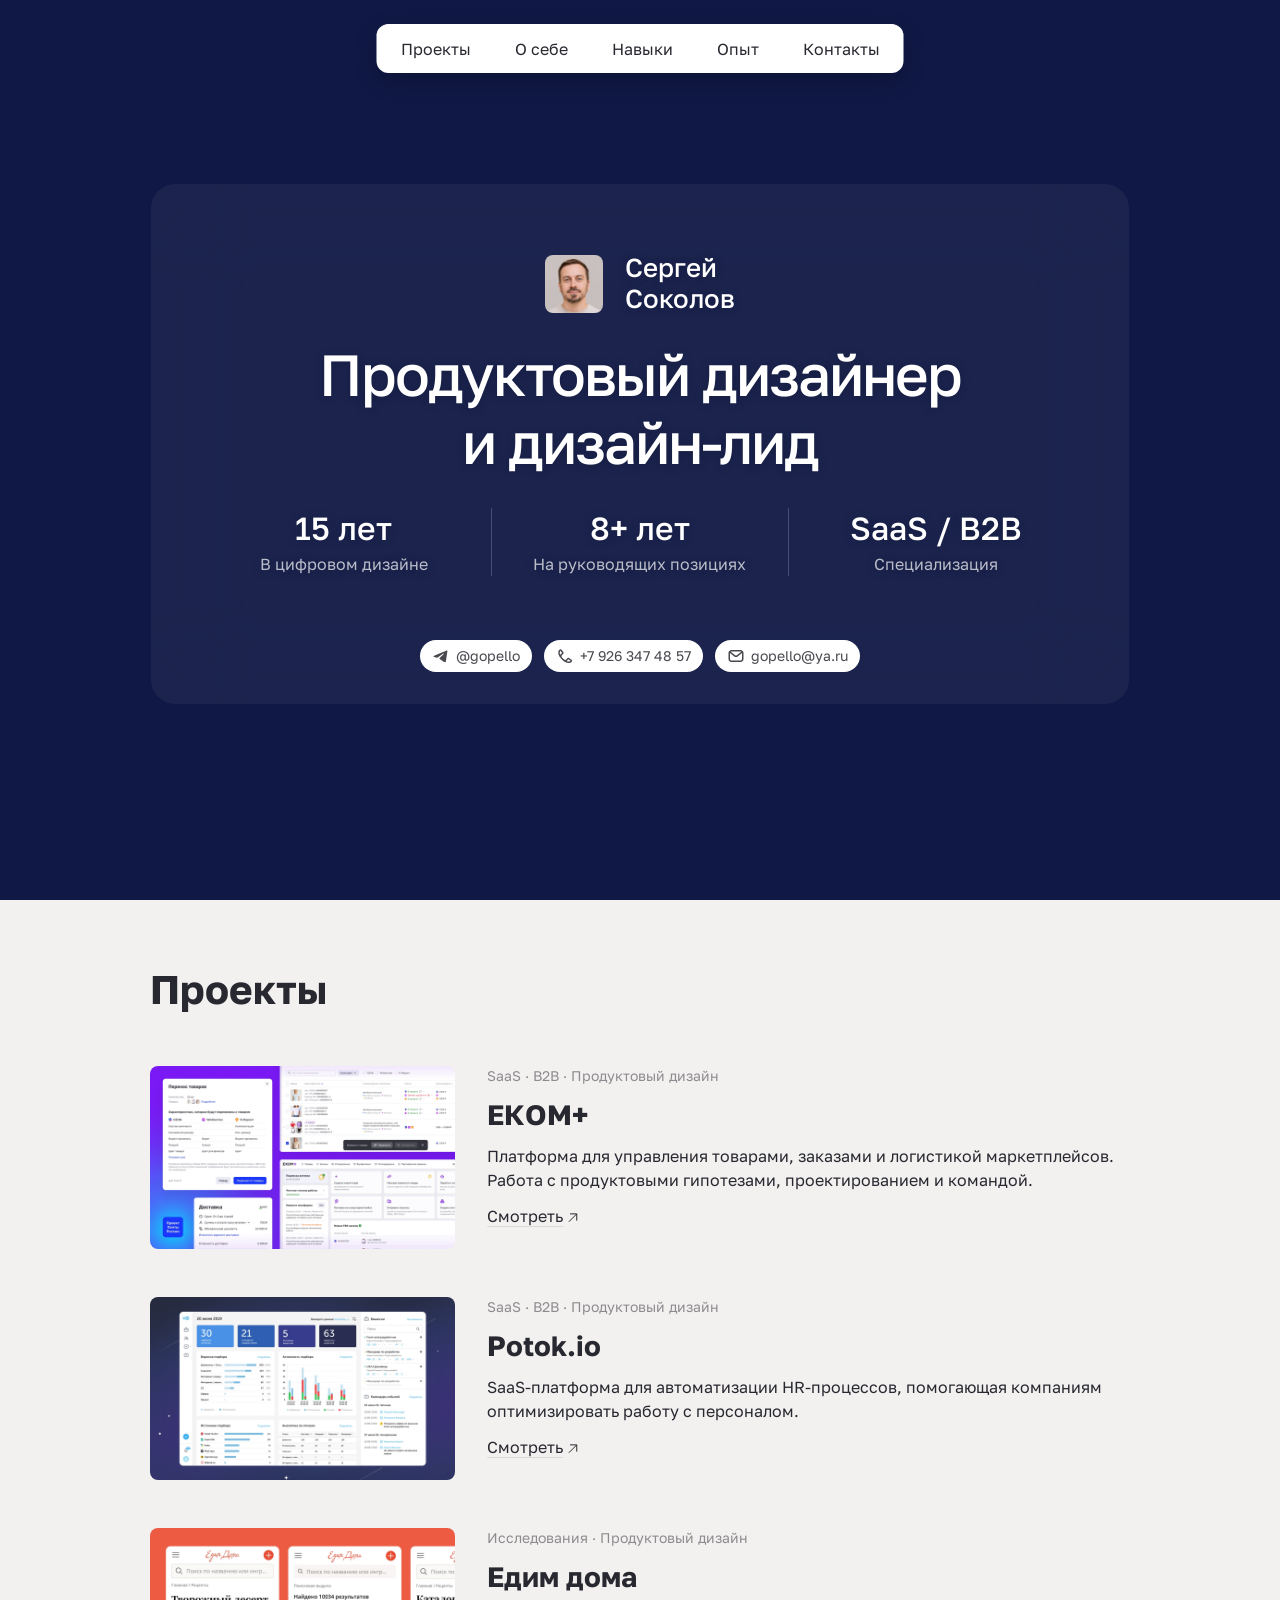
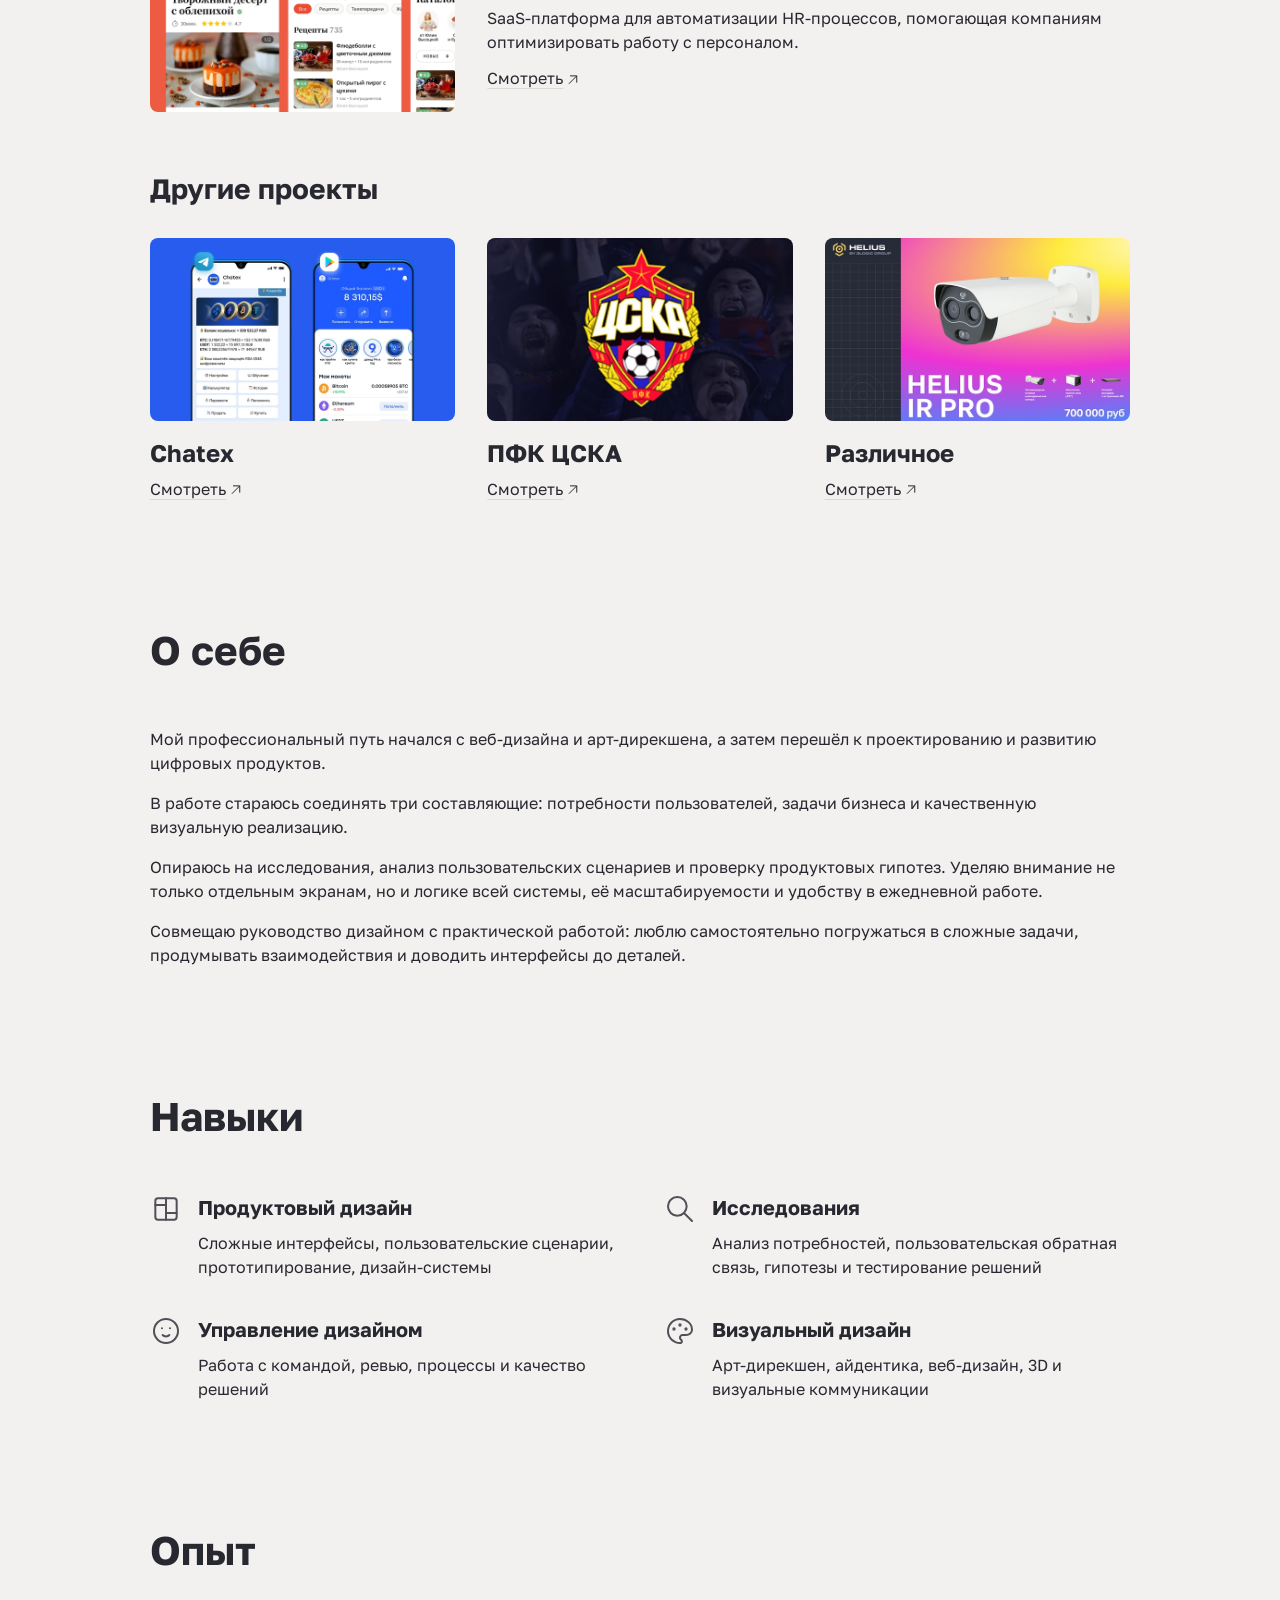
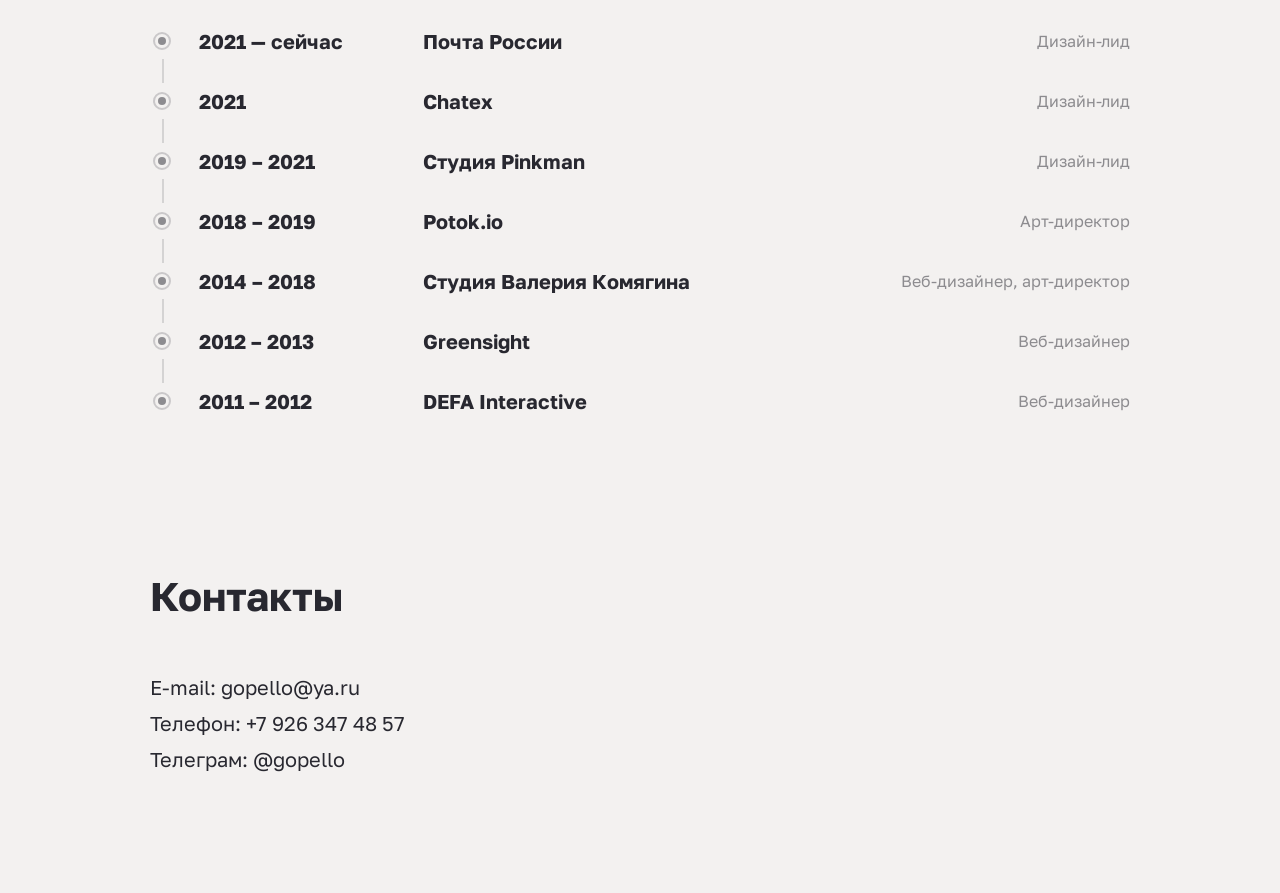
<file: index.html>
<!doctype html>
<html lang="ru">
  <head>
    
    <meta charset="UTF-8" />
    <meta name="viewport" content="width=device-width, initial-scale=1.0" />
    <title>portfolio</title>
    
  <style>#site-preloader{position:fixed;inset:0;z-index:2147483647;background:#f3f1f0;color:#282830;transition:opacity .25s ease;display:grid;align-items:center;pointer-events:auto}.preloader-content{margin:0 clamp(16px,4.45vw,80px);text-align:center;font-family:"Golos Text",Arial,sans-serif}.preloader-percent{font-size:36px;line-height:44px;margin-bottom:24px;font-weight:400}.preloader-track{height:4px;background:#bfbfbe;overflow:hidden}.preloader-fill{height:100%;width:100%;background:#000;transform:scaleX(0);transform-origin:left;transition:transform .18s ease}#site-preloader.is-complete{opacity:0;pointer-events:none}@media(min-width:1025px){.preloader-track{max-width:400px;margin-inline:auto}}@media(prefers-reduced-motion:reduce){#site-preloader,.preloader-fill{transition:none}}</style><noscript><style>#site-preloader{display:none}</style></noscript>  <meta name="description" content="Сергей Соколов — продуктовый дизайнер и дизайн-лид. Проекты, навыки, опыт и контакты.">
  <meta name="robots" content="noindex, nofollow">
  <link rel="icon" href="./favicon.svg?v=orange">
  <meta property="og:title" content="portfolio">
  <meta property="og:description" content="Сергей Соколов — продуктовый дизайнер и дизайн-лид. Проекты, навыки, опыт и контакты.">
  <script type="module" crossorigin src="./assets/index-DskMpOu2.js"></script>
  <link rel="stylesheet" crossorigin href="./assets/index-38SrpNbH.css">
</head>
  <body><div id="site-preloader" role="progressbar" aria-label="Загрузка сайта" aria-valuemin="0" aria-valuemax="100" aria-valuenow="0"><div class="preloader-content"><div class="preloader-percent">0%</div><div class="preloader-track"><div class="preloader-fill"></div></div></div></div><script src="./preloader.js"></script>
    
    <div id="root"></div>
    
  </body>
</html>
</file>
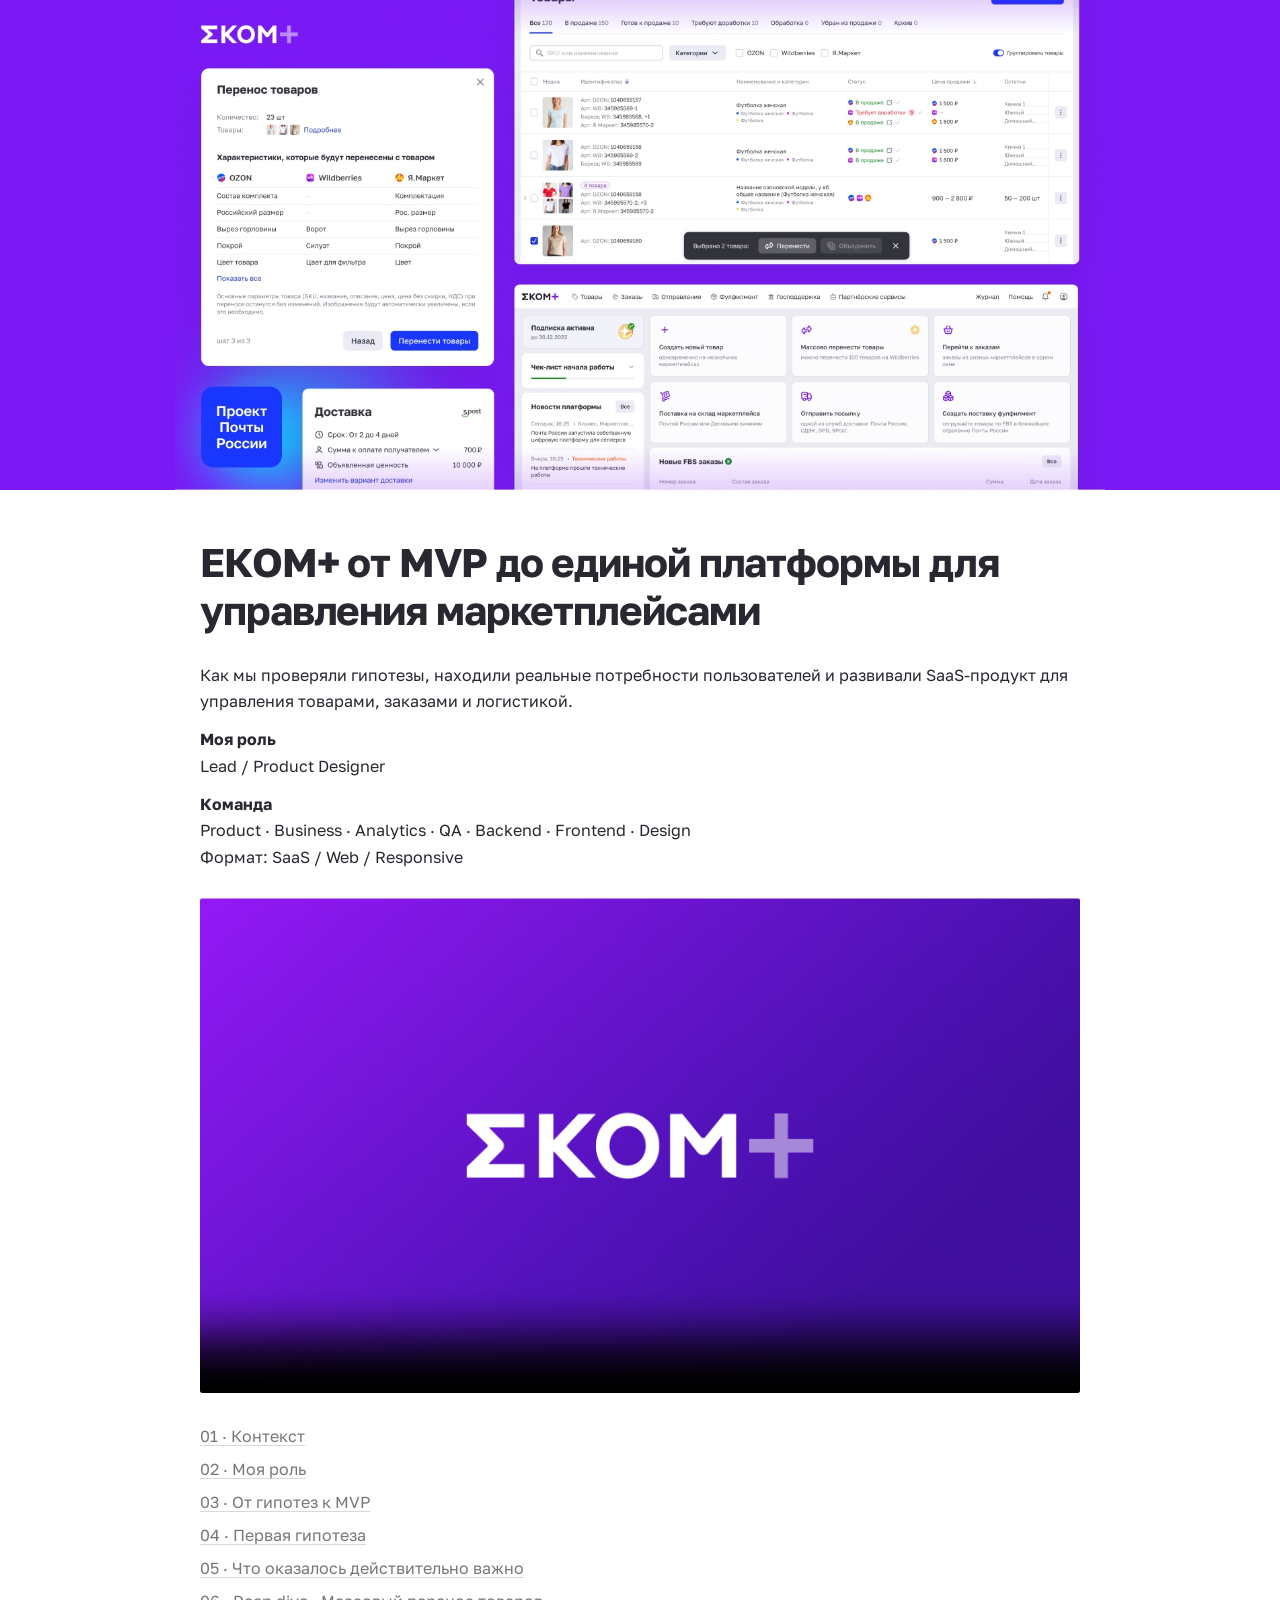
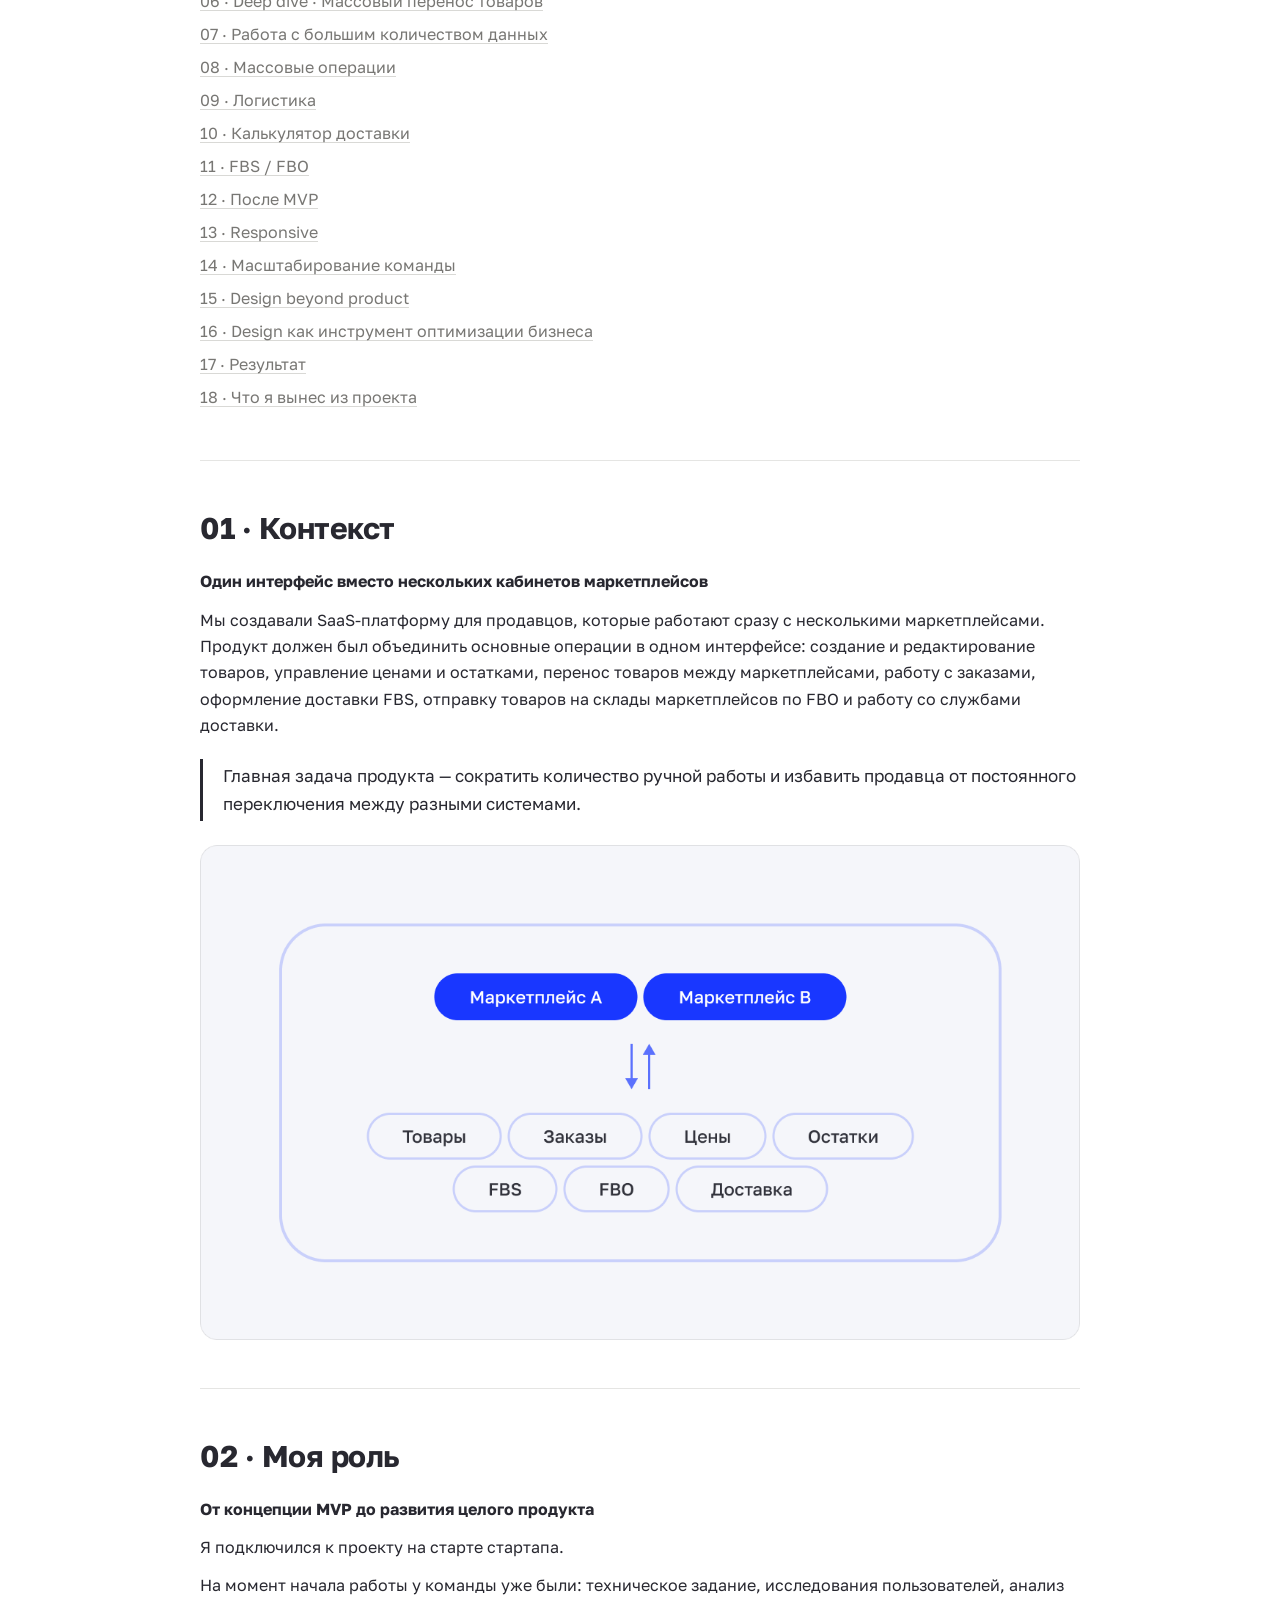
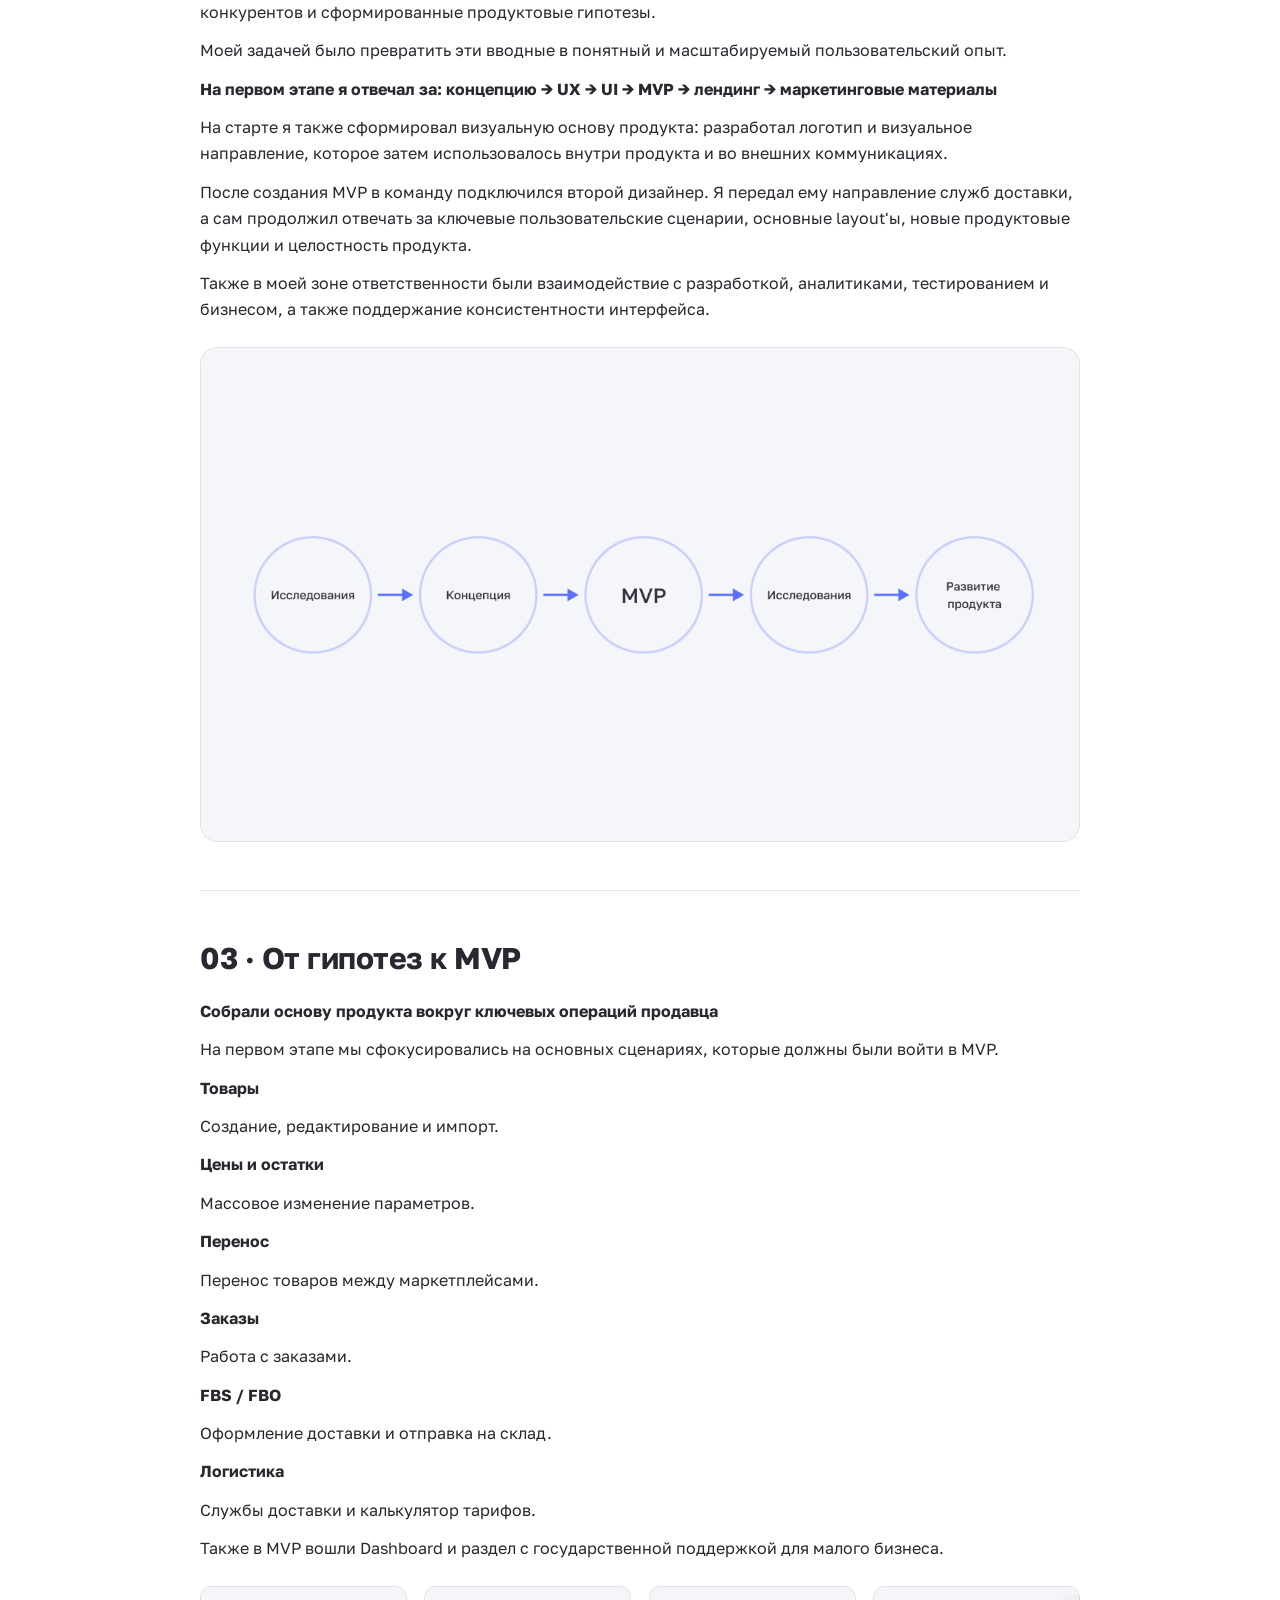
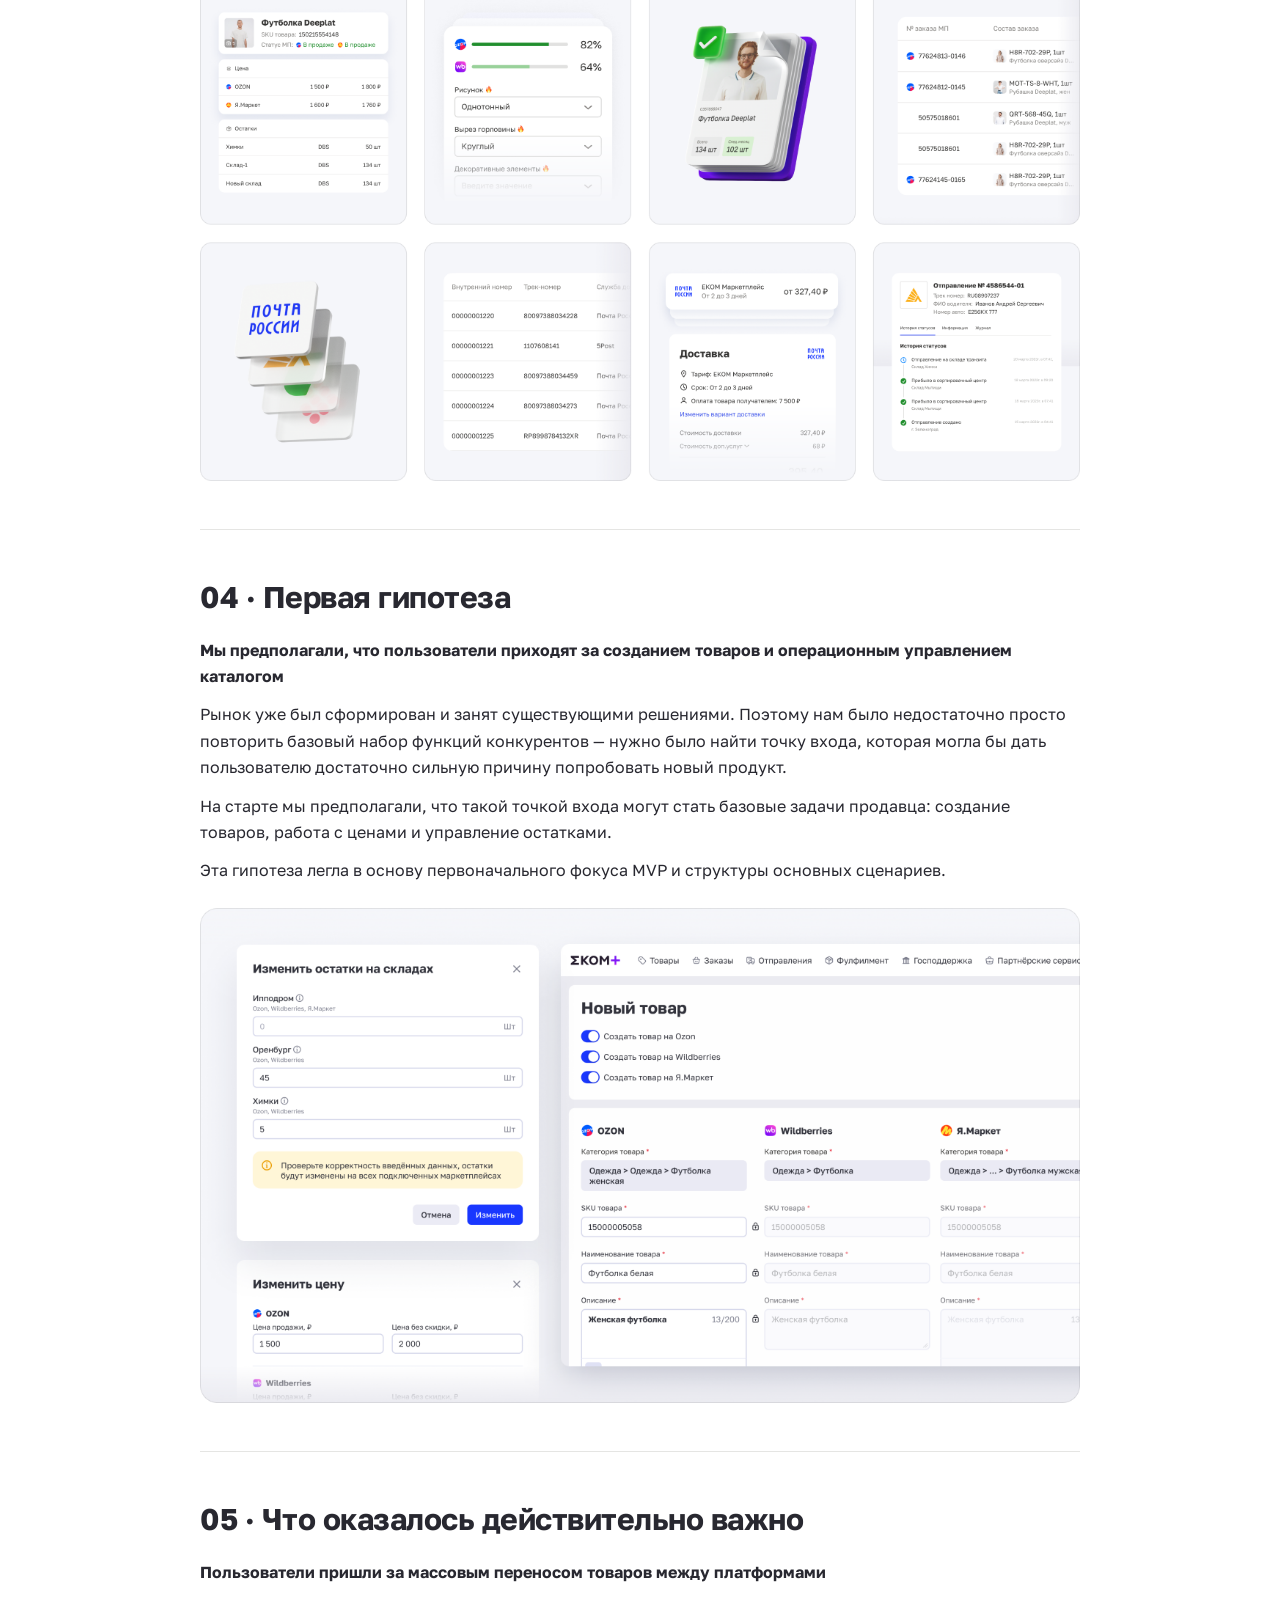
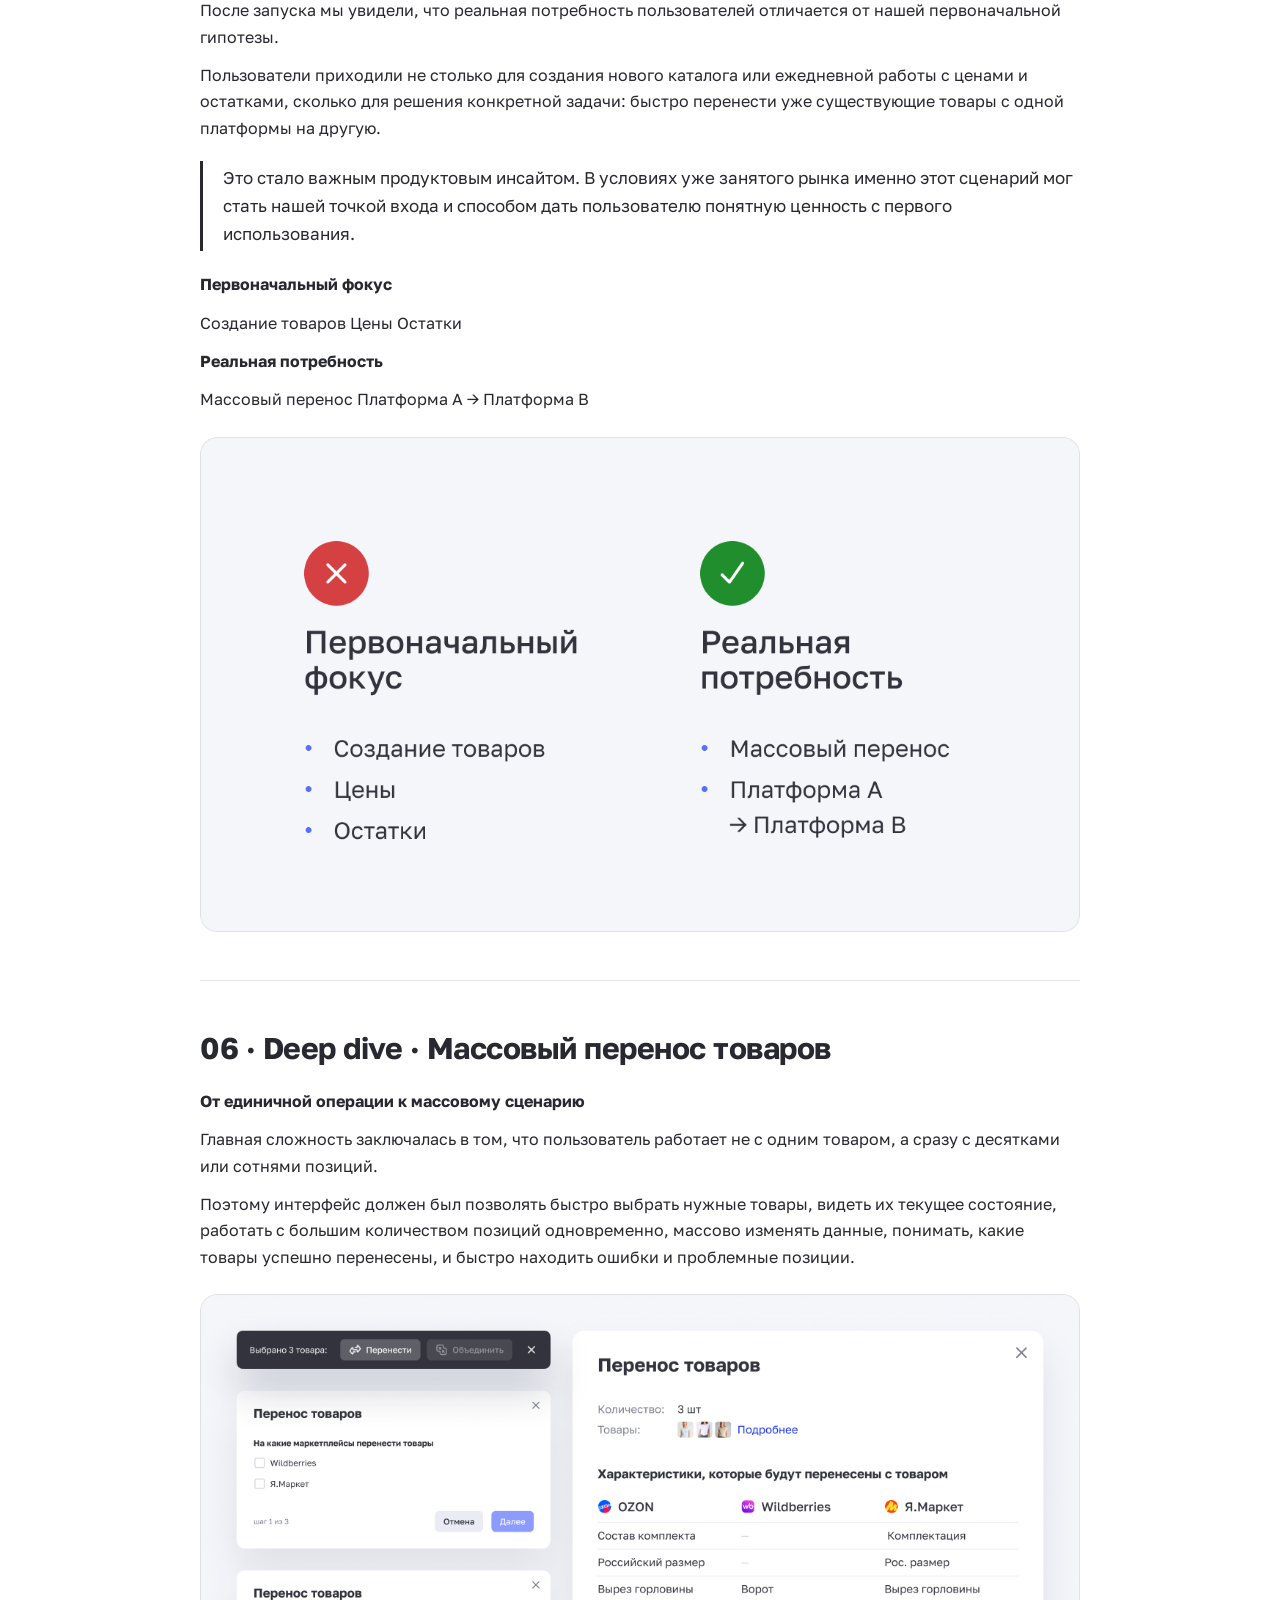
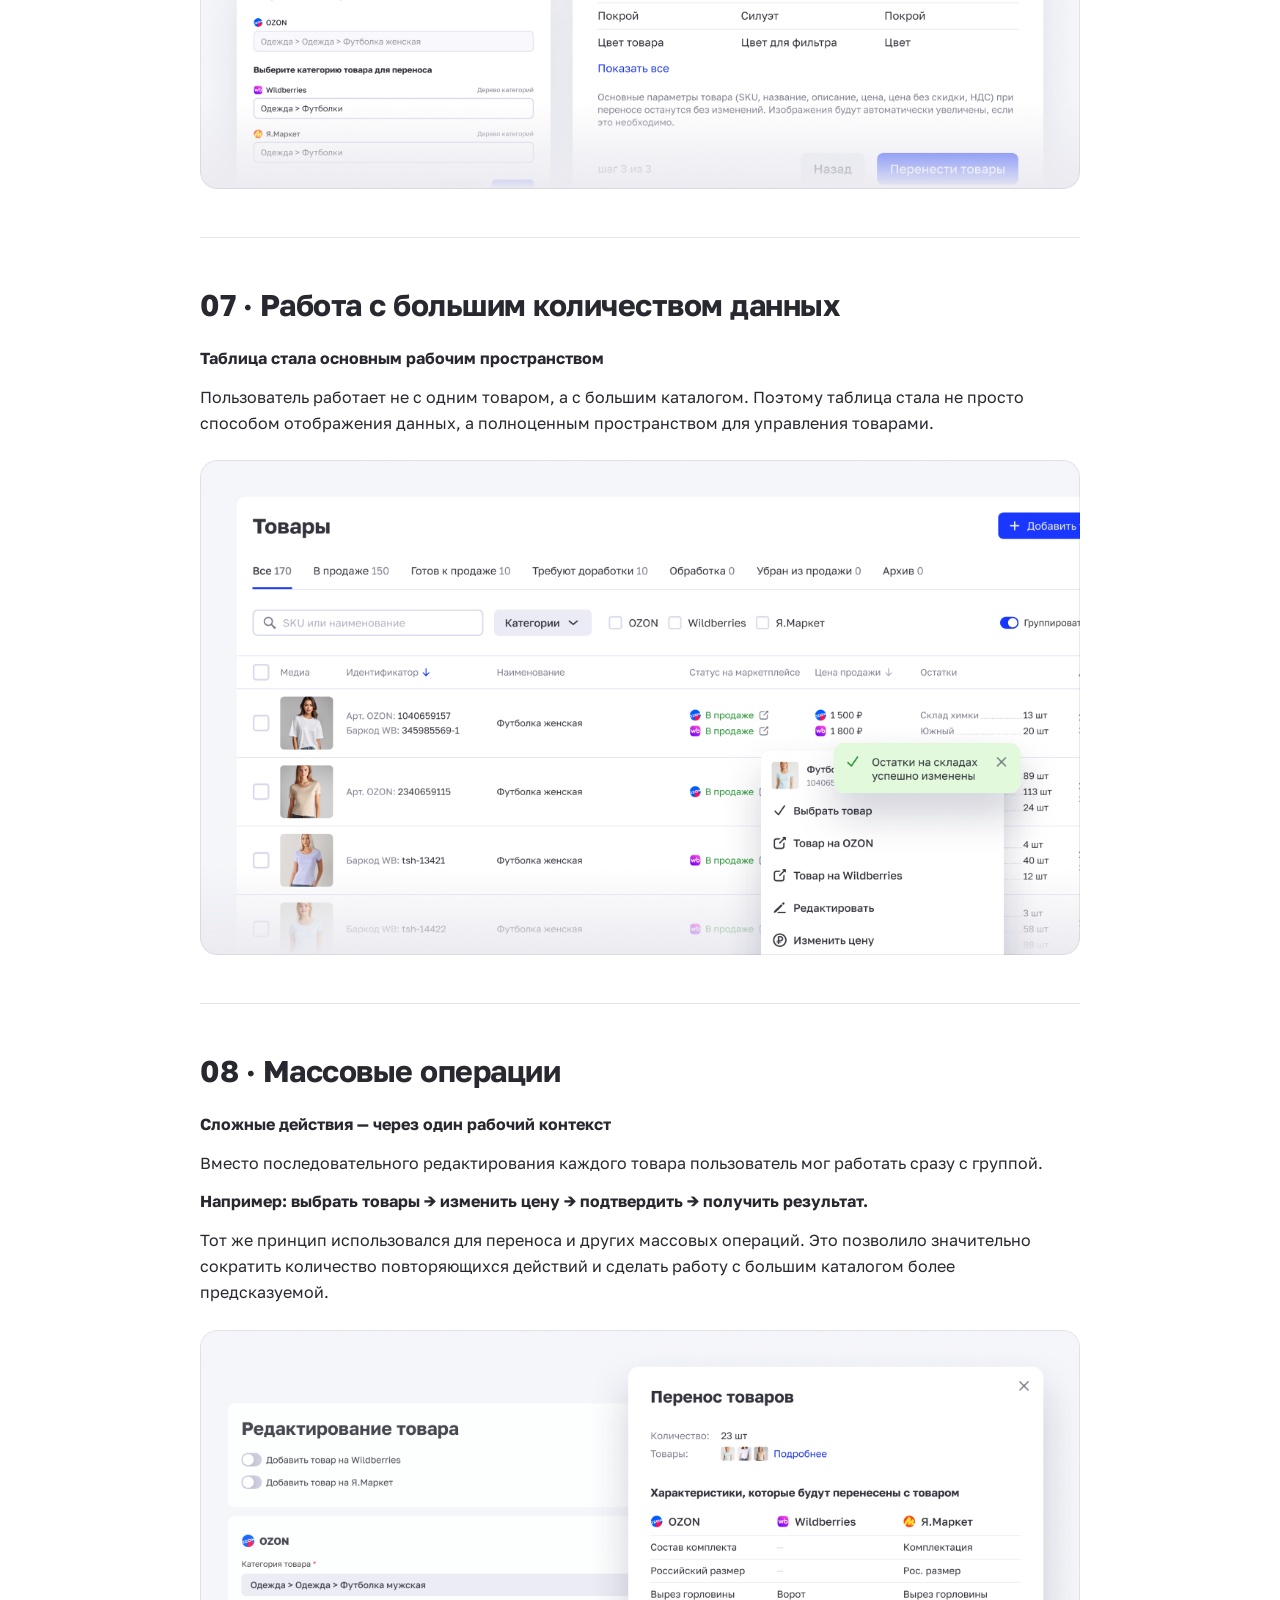
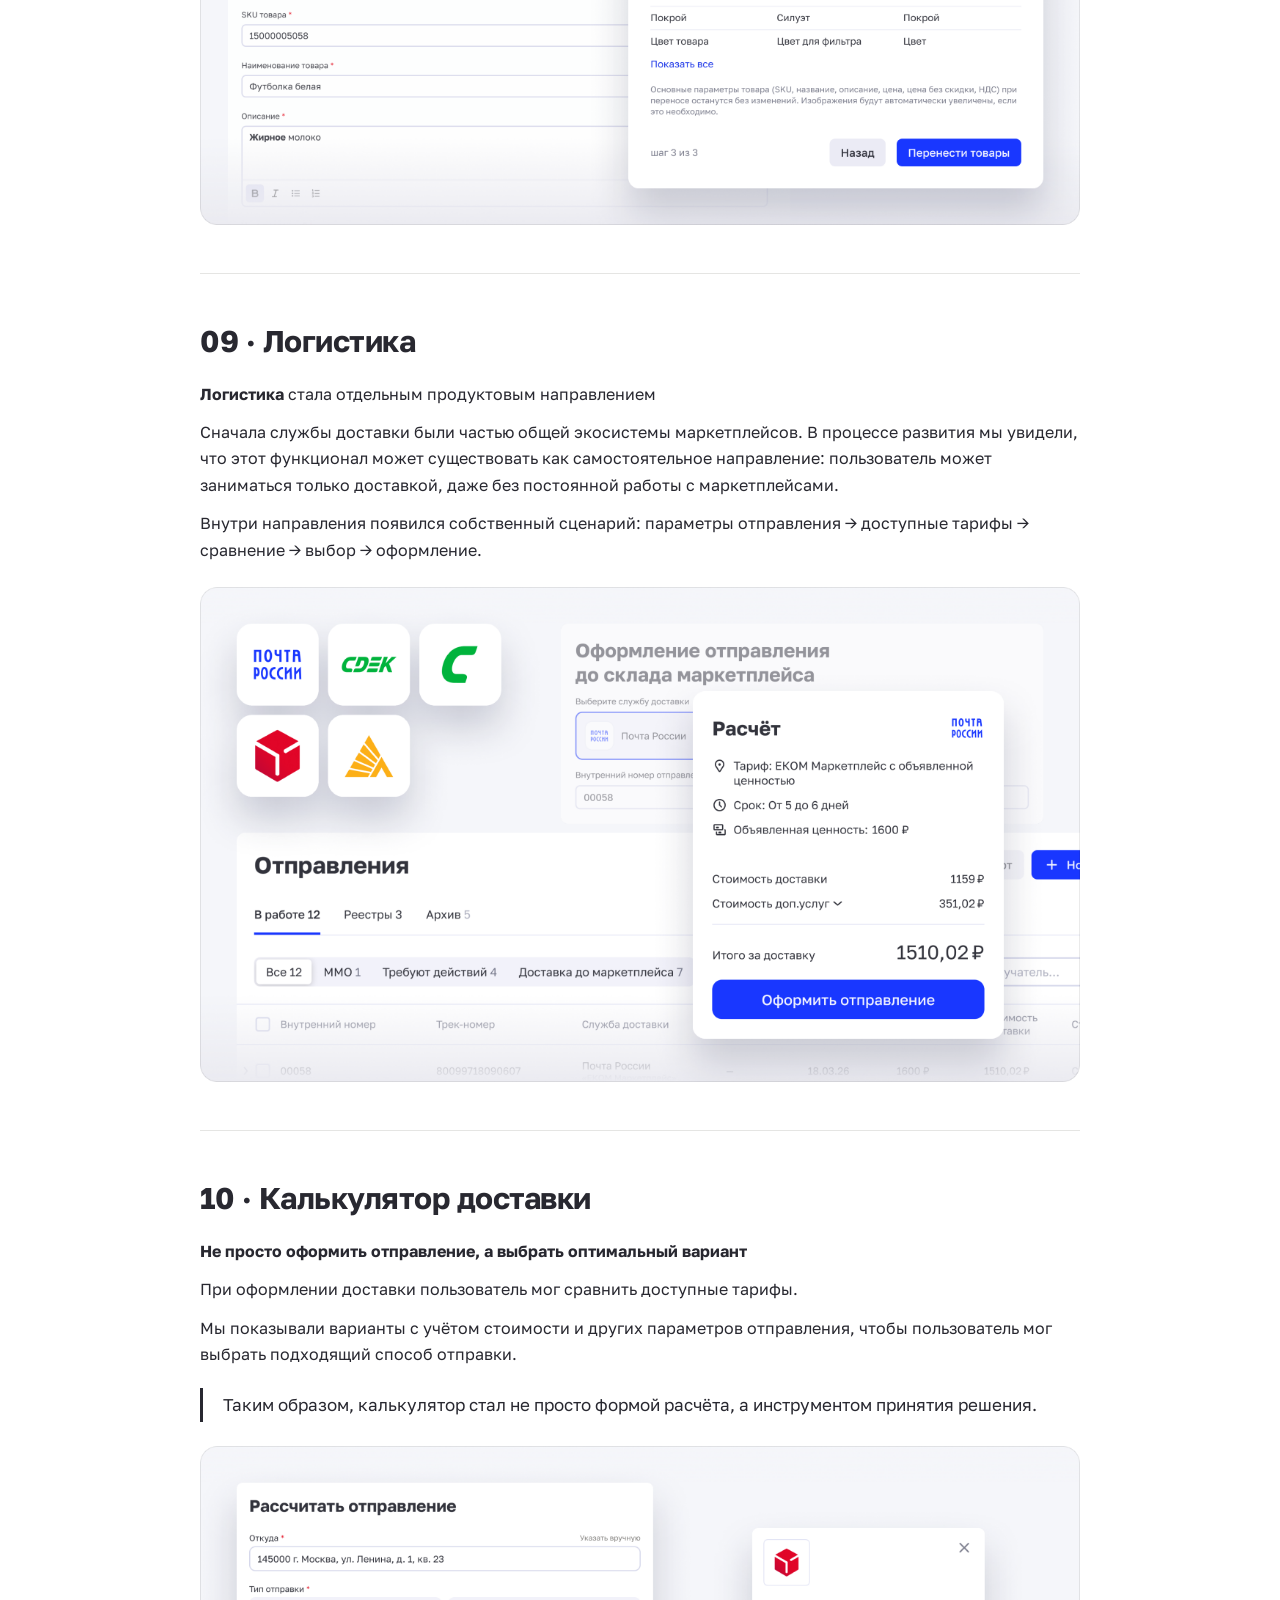
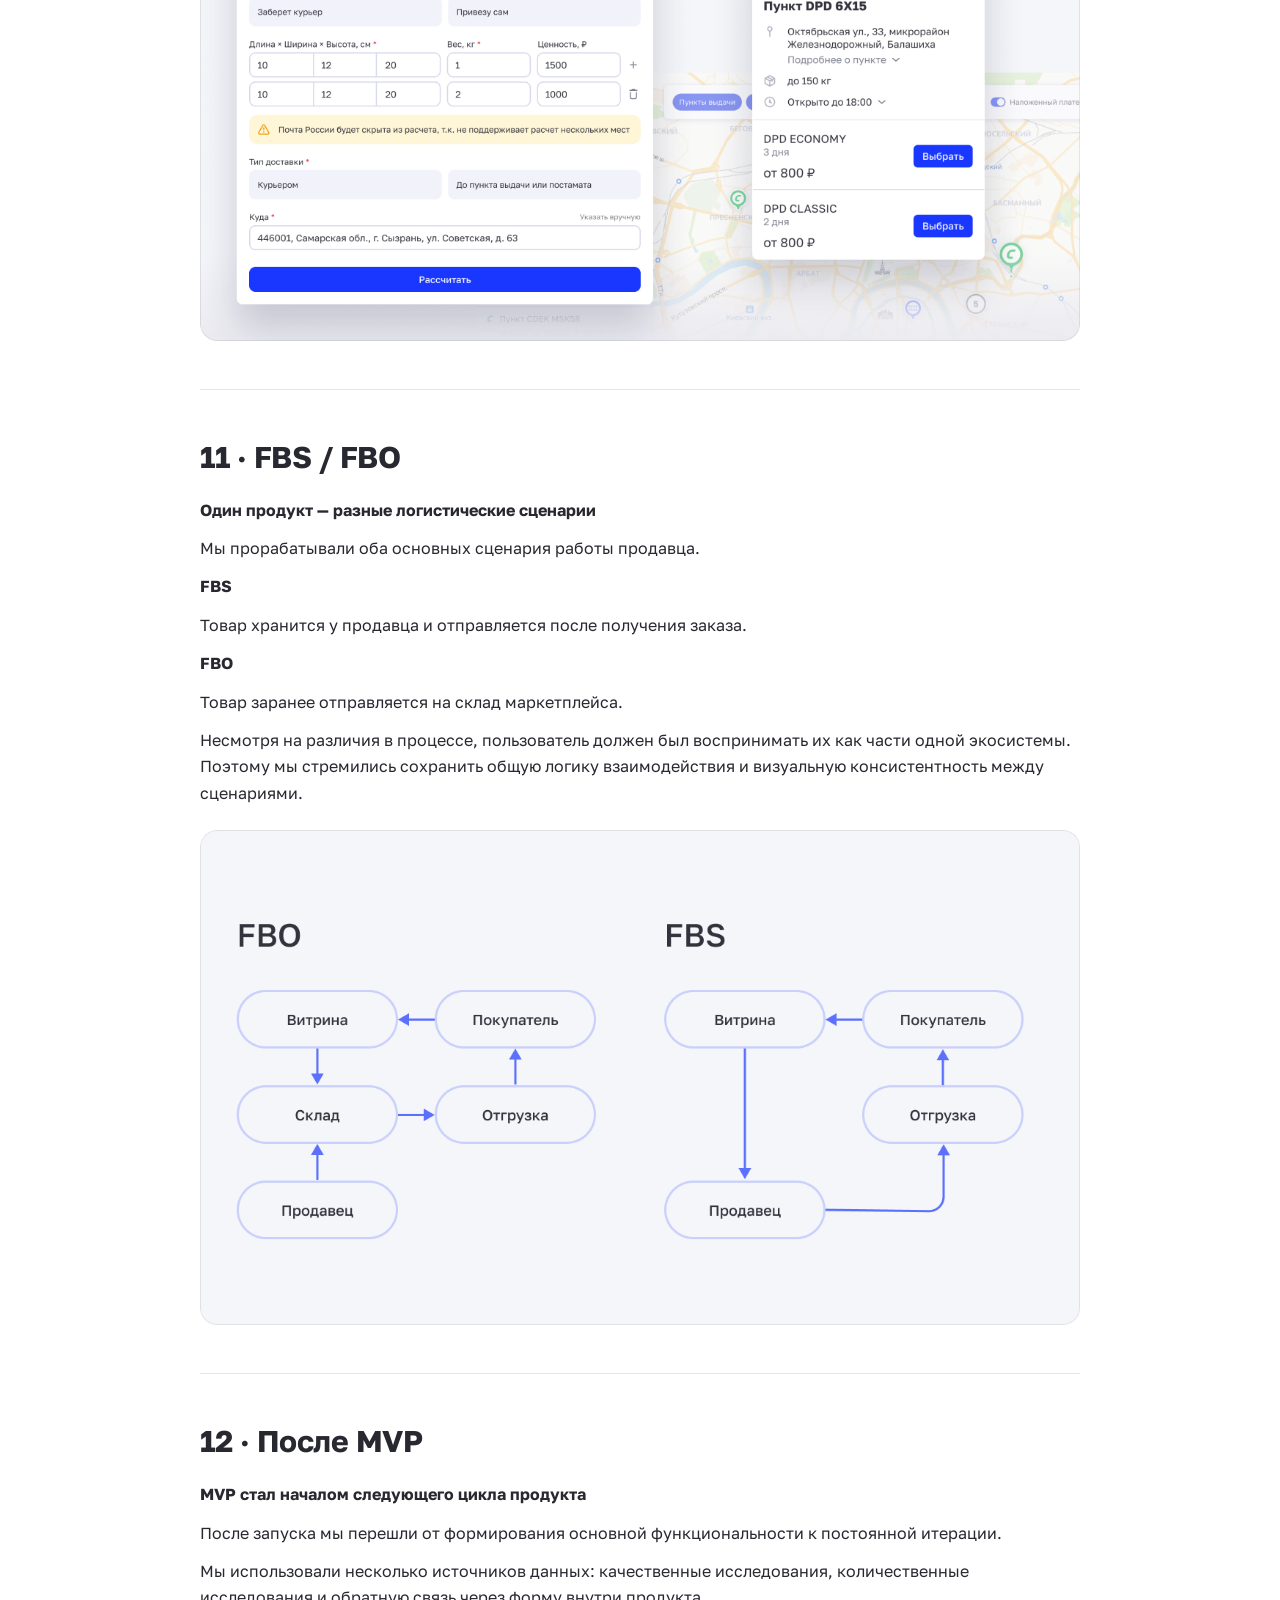
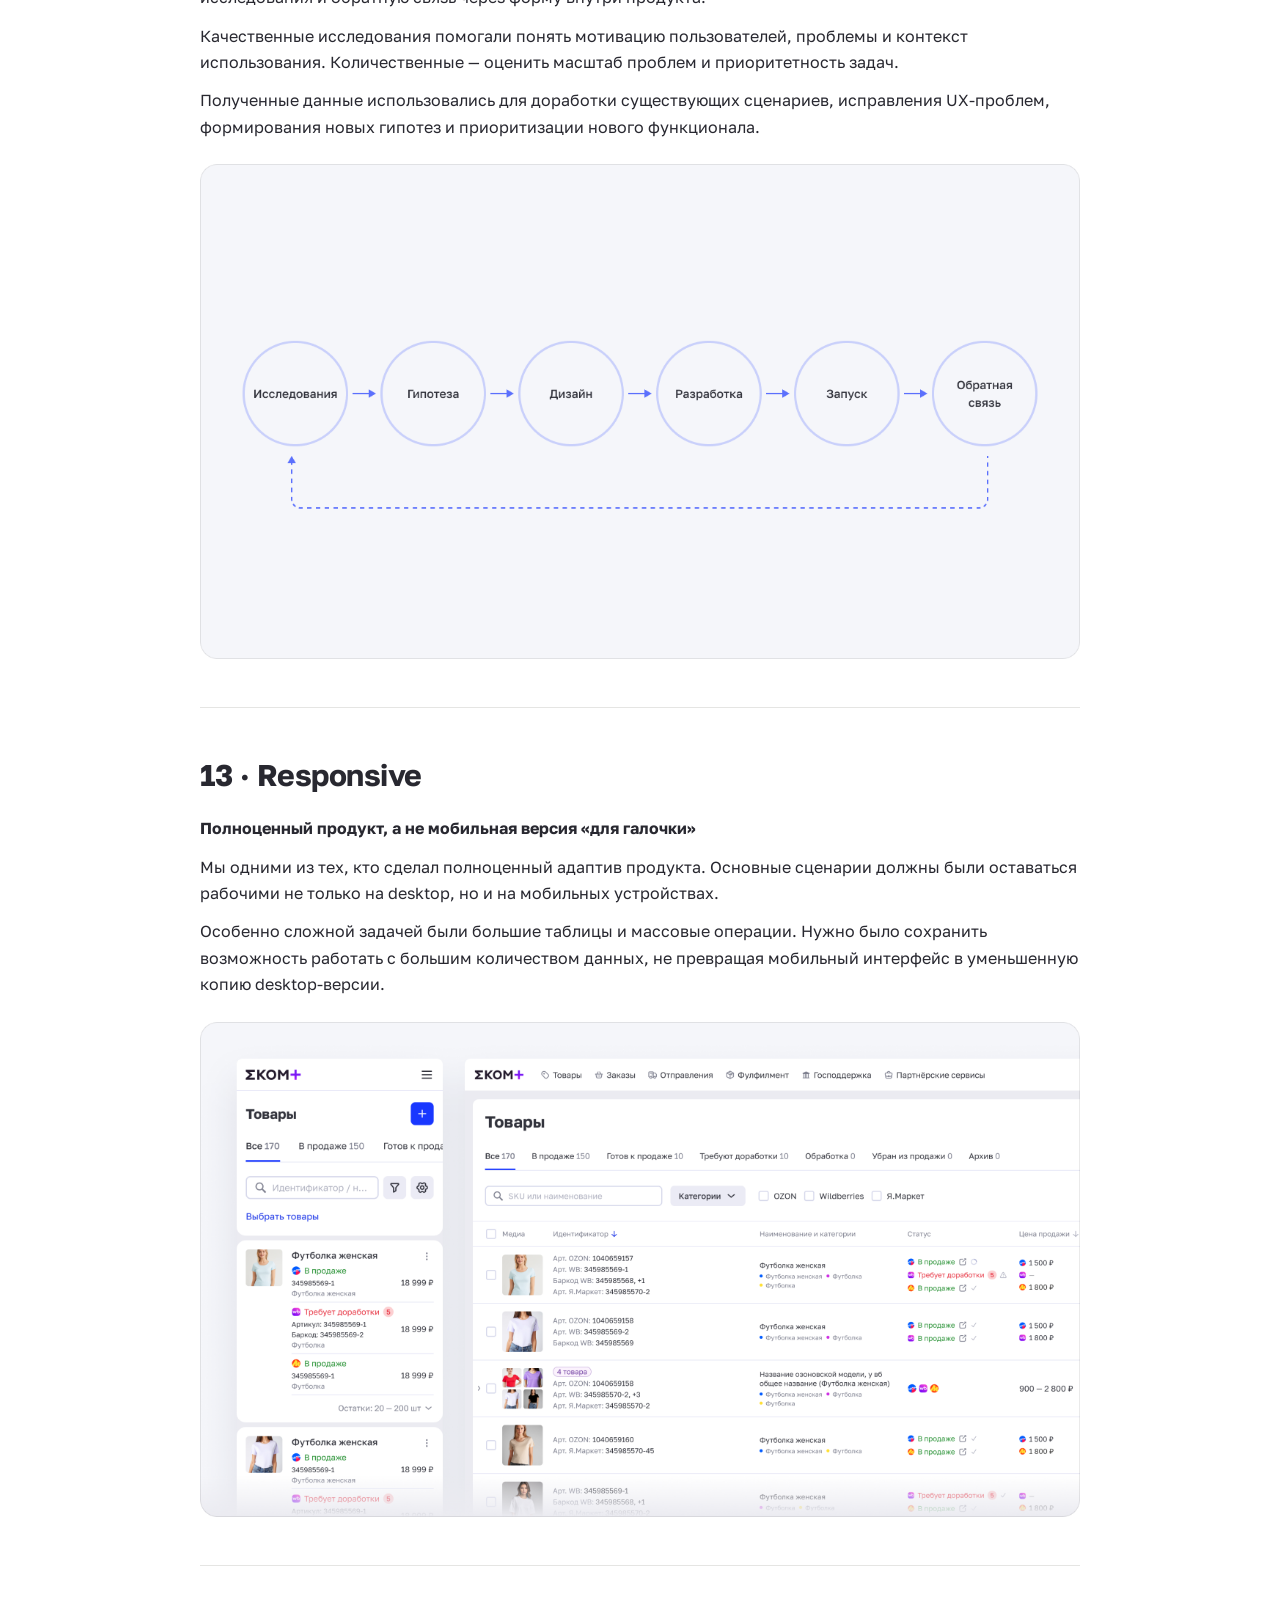
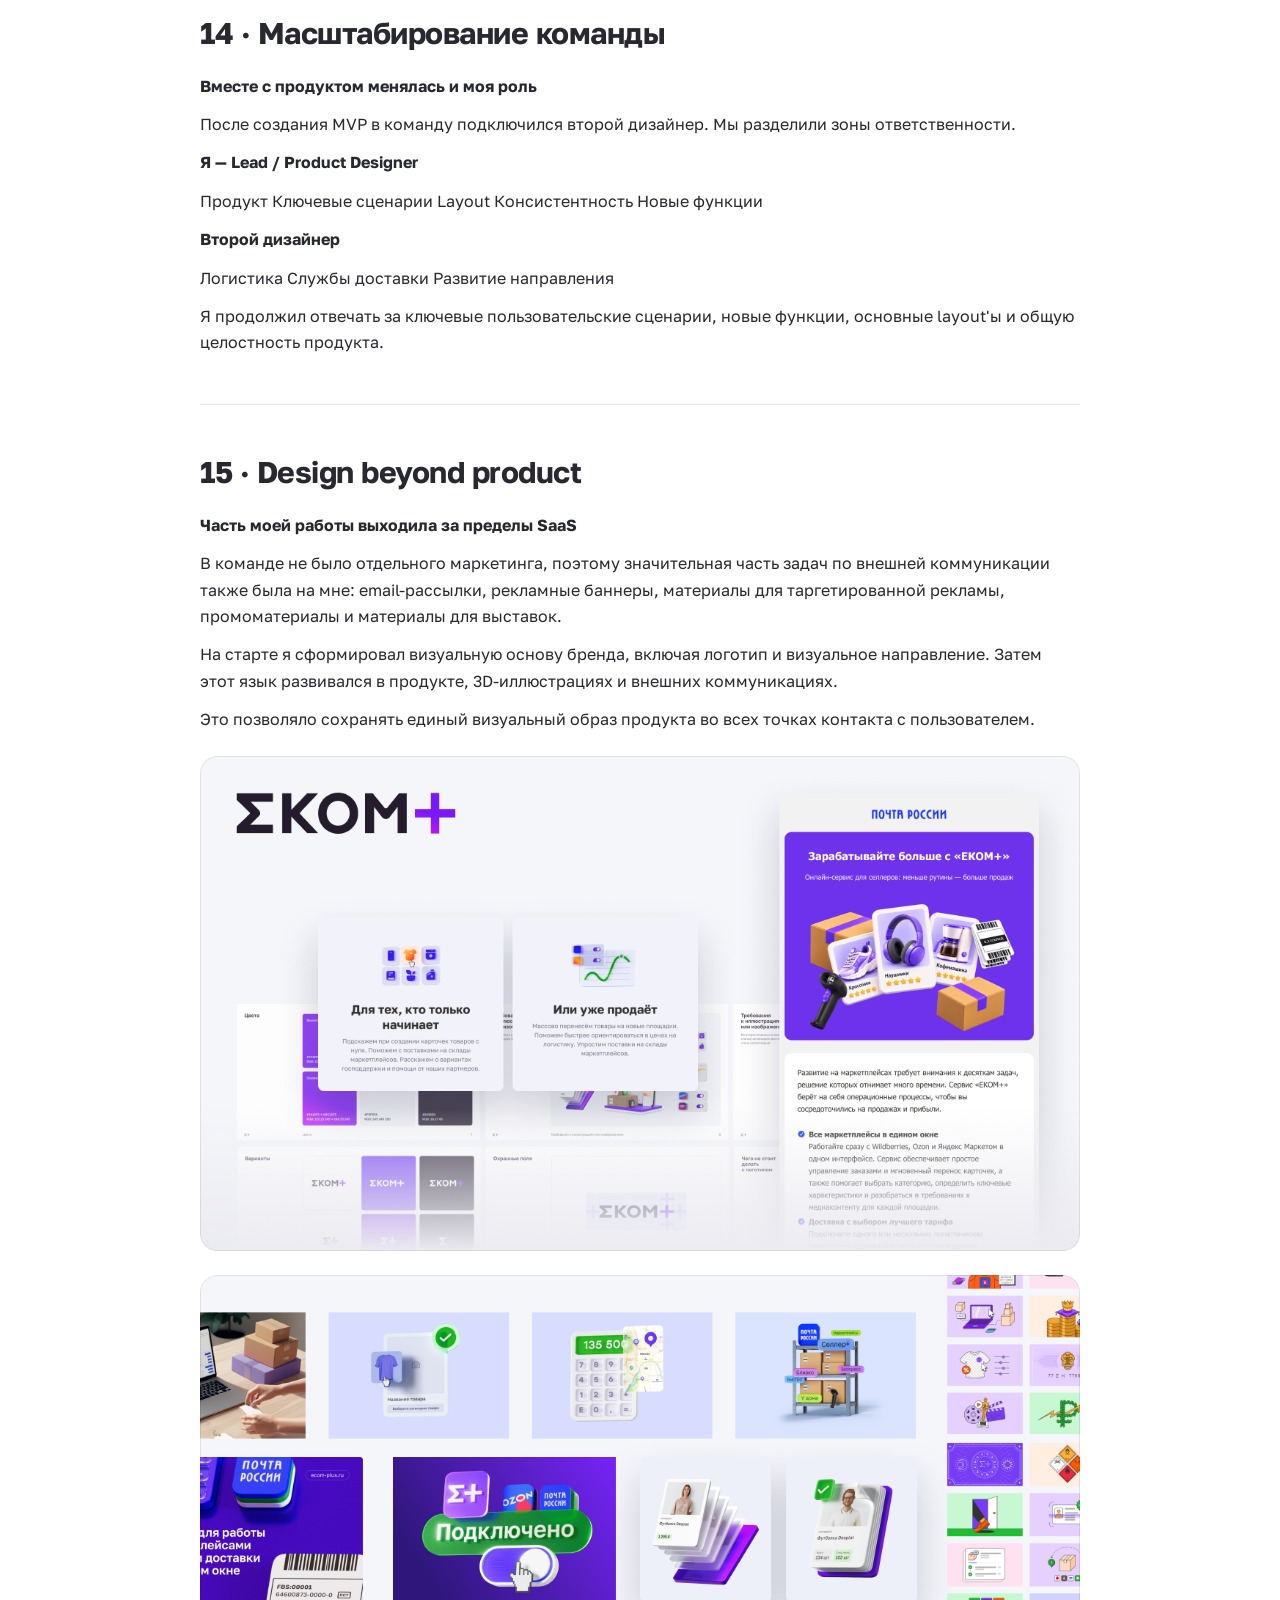
<file: ekom/index.html>
<!doctype html>
<html lang="ru">
<head>
<meta charset="utf-8">
<meta name="viewport" content="width=device-width, initial-scale=1">
<title>ЕКОМ+ от MVP до единой платформы для управления маркетплейсами</title>
<meta name="description" content="Продуктовый кейс ЕКОМ+: от MVP до SaaS-платформы для управления товарами, заказами и логистикой маркетплейсов.">
<link rel="icon" href="../favicon.svg?v=orange">
<style>@font-face {
  font-family: 'Golos Text';
  font-style: normal;
  font-weight: 400;
  font-display: swap;
  src: url(assets/fonts/GolosText-Regular.ttf) format('truetype');
}
@font-face {
  font-family: 'Golos Text';
  font-style: normal;
  font-weight: 700;
  font-display: swap;
  src: url(assets/fonts/GolosText-Bold.ttf) format('truetype');
}

*{box-sizing:border-box}html{scroll-behavior:smooth;scroll-padding-top:36px;color-scheme:light}body{margin:0;background:#fff;color:#282830;font-family:"Golos Text",Arial,sans-serif;font-size:16px;line-height:1.65;-webkit-font-smoothing:antialiased}main{width:min(880px,calc(100% - 48px));margin:0 auto;padding:48px 0 80px}h1{font-size:40px;line-height:1.2;letter-spacing:-1.1px;font-weight:700;margin:0 0 28px;overflow-wrap:break-word}h2{font-size:30px;line-height:1.3;letter-spacing:-.5px;margin:32px 0 20px;font-weight:700}p{margin:12px 0}strong{font-weight:650}figure{margin:24px 0;width:100%}img{display:block;width:100%;height:auto;border-radius:3px}video{display:block;width:100%;height:auto;margin:28px 0;border-radius:3px;background:#f5f5f5}blockquote{margin:20px 0;padding:3px 0 3px 20px;border-left:3px solid #282830;font-size:17px}hr{height:1px;border:0;background:#e5e5e3;margin:48px 0}hr+ h2{margin-top:0}figure:has(+hr),p:has(+hr),blockquote:has(+hr),nav:has(+hr){margin-bottom:0}.spacer{height:24px}.toc{margin:28px 0;display:flex;flex-direction:column;gap:3px}.toc a{color:#787774;text-decoration:underline;text-decoration-color:#d9d9d6;text-underline-offset:3px;padding:3px 0;line-height:1.5}.toc a:hover{color:#282830;text-decoration-color:#282830}a:focus-visible{outline:2px solid #7864ea;outline-offset:4px}::selection{background:#e8e1ff}.case-cover{width:100%;margin:0;padding:0;background:#7A19F5}.case-cover img{display:block;width:min(930px,calc(100%));height:auto;margin:0 auto;border-radius:0}@media(max-width:600px){.case-cover img{width:calc(100% - 6px)}main{width:calc(100% - 36px);padding:32px 0 48px}h1{font-size:30px;letter-spacing:-.65px}h2{font-size:25px}body{font-size:16px}figure{margin:20px 0}blockquote{font-size:16px;padding-left:15px}.toc a{padding:5px 0}}@media(prefers-reduced-motion:reduce){html{scroll-behavior:auto}}@media print{main{width:100%;padding:0}.toc,video{display:none}h2{break-after:avoid}figure{break-inside:avoid}}</style>
<style>#site-preloader{position:fixed;inset:0;z-index:2147483647;background:#f3f1f0;color:#282830;transition:opacity .25s ease;display:grid;align-items:center;pointer-events:auto}.preloader-content{margin:0 clamp(16px,4.45vw,80px);text-align:center;font-family:"Golos Text",Arial,sans-serif}.preloader-percent{font-size:36px;line-height:44px;margin-bottom:24px;font-weight:400}.preloader-track{height:4px;background:#bfbfbe;overflow:hidden}.preloader-fill{height:100%;width:100%;background:#000;transform:scaleX(0);transform-origin:left;transition:transform .18s ease}#site-preloader.is-complete{opacity:0;pointer-events:none}@media(min-width:1025px){.preloader-track{max-width:400px;margin-inline:auto}}@media(prefers-reduced-motion:reduce){#site-preloader,.preloader-fill{transition:none}}</style><noscript><style>#site-preloader{display:none}</style></noscript></head>
<body><div id="site-preloader" role="progressbar" aria-label="Загрузка сайта" aria-valuemin="0" aria-valuemax="100" aria-valuenow="0"><div class="preloader-content"><div class="preloader-percent">0%</div><div class="preloader-track"><div class="preloader-fill"></div></div></div></div><script src="../preloader.js"></script><header class="case-cover"><img src="assets/cover-v2.jpg" alt="ЕКОМ+ — общий вид продукта" width="1383" height="728" fetchpriority="high"></header><main><article><h1>ЕКОМ+ от MVP до единой платформы для управления маркетплейсами</h1>

<p>Как мы проверяли гипотезы, находили реальные потребности пользователей и развивали SaaS-продукт для управления товарами, заказами и логистикой.</p>
<p><strong>Моя роль<br></strong>Lead / Product Designer</p>
<p><strong>Команда<br></strong>Product · Business · Analytics · QA · Backend · Frontend · Design<br>Формат: SaaS / Web / Responsive<br></p>
<video controls playsinline preload="metadata" poster="assets/video-poster.jpg" aria-label="Обзор ЕКОМ+"><source src="assets/intro.mp4" type="video/mp4">Ваш браузер не поддерживает видео. <a href="assets/intro.mp4">Скачать ролик</a></video>
<nav class="toc" aria-label="Оглавление"><a href="#chapter-01">01 · Контекст</a><a href="#chapter-02">02 · Моя роль</a><a href="#chapter-03">03 · От гипотез к MVP</a><a href="#chapter-04">04 · Первая гипотеза</a><a href="#chapter-05">05 · Что оказалось действительно важно</a><a href="#chapter-06">06 · Deep dive · Массовый перенос товаров</a><a href="#chapter-07">07 · Работа с большим количеством данных</a><a href="#chapter-08">08 · Массовые операции</a><a href="#chapter-09">09 · Логистика</a><a href="#chapter-10">10 · Калькулятор доставки</a><a href="#chapter-11">11 · FBS / FBO</a><a href="#chapter-12">12 · После MVP</a><a href="#chapter-13">13 · Responsive</a><a href="#chapter-14">14 · Масштабирование команды</a><a href="#chapter-15">15 · Design beyond product</a><a href="#chapter-16">16 · Design как инструмент оптимизации бизнеса</a><a href="#chapter-17">17 · Результат</a><a href="#chapter-18">18 · Что я вынес из проекта</a></nav>
<hr>
<h2 id="chapter-01">01 · Контекст</h2>
<p><strong>Один интерфейс вместо нескольких кабинетов маркетплейсов</strong></p>
<p>Мы создавали SaaS-платформу для продавцов, которые работают сразу с несколькими маркетплейсами. Продукт должен был объединить основные операции в одном интерфейсе: создание и редактирование товаров, управление ценами и остатками, перенос товаров между маркетплейсами, работу с заказами, оформление доставки FBS, отправку товаров на склады маркетплейсов по FBO и работу со службами доставки.</p>
<blockquote>Главная задача продукта — сократить количество ручной работы и избавить продавца от постоянного переключения между разными системами.</blockquote>
<figure><img src="assets/1.png" alt="ЕКОМ+ — иллюстрация к главе 1" width="1200" height="675" loading="lazy"></figure>
<hr>
<h2 id="chapter-02">02 · Моя роль</h2>
<p><strong>От концепции MVP до развития целого продукта</strong></p>
<p>Я подключился к проекту на старте стартапа.</p>
<p>На момент начала работы у команды уже были: техническое задание, исследования пользователей, анализ конкурентов и сформированные продуктовые гипотезы.</p>
<p>Моей задачей было превратить эти вводные в понятный и масштабируемый пользовательский опыт.</p>
<p><strong>На первом этапе я отвечал за: концепцию → UX → UI → MVP → лендинг → маркетинговые материалы</strong></p>
<p>На старте я также сформировал визуальную основу продукта: разработал логотип и визуальное направление, которое затем использовалось внутри продукта и во внешних коммуникациях.</p>
<p>После создания MVP в команду подключился второй дизайнер. Я передал ему направление служб доставки, а сам продолжил отвечать за ключевые пользовательские сценарии, основные layout&#x27;ы, новые продуктовые функции и целостность продукта.</p>
<p>Также в моей зоне ответственности были взаимодействие с разработкой, аналитиками, тестированием и бизнесом, а также поддержание консистентности интерфейса.</p>
<figure><img src="assets/2.png" alt="ЕКОМ+ — иллюстрация к главе 2" width="1200" height="675" loading="lazy"></figure>
<hr>
<h2 id="chapter-03">03 · От гипотез к MVP</h2>
<p><strong>Собрали основу продукта вокруг ключевых операций продавца</strong></p>
<p>На первом этапе мы сфокусировались на основных сценариях, которые должны были войти в MVP.</p>
<p><strong>Товары</strong></p>
<p>Создание, редактирование и импорт.</p>
<p><strong>Цены и остатки</strong></p>
<p>Массовое изменение параметров.</p>
<p><strong>Перенос</strong></p>
<p>Перенос товаров между маркетплейсами.</p>
<p><strong>Заказы</strong></p>
<p>Работа с заказами.</p>
<p><strong>FBS / FBO</strong></p>
<p>Оформление доставки и отправка на склад.</p>
<p><strong>Логистика</strong></p>
<p>Службы доставки и калькулятор тарифов.</p>
<p>Также в MVP вошли Dashboard и раздел с государственной поддержкой для малого бизнеса.</p>
<figure><img src="assets/3.png" alt="ЕКОМ+ — иллюстрация к главе 3" width="1200" height="675" loading="lazy"></figure>
<hr>
<h2 id="chapter-04">04 · Первая гипотеза</h2>
<p><strong>Мы предполагали, что пользователи приходят за созданием товаров и операционным управлением каталогом</strong></p>
<p>Рынок уже был сформирован и занят существующими решениями. Поэтому нам было недостаточно просто повторить базовый набор функций конкурентов — нужно было найти точку входа, которая могла бы дать пользователю достаточно сильную причину попробовать новый продукт.</p>
<p>На старте мы предполагали, что такой точкой входа могут стать базовые задачи продавца: создание товаров, работа с ценами и управление остатками.</p>
<p>Эта гипотеза легла в основу первоначального фокуса MVP и структуры основных сценариев.</p>
<figure><img src="assets/4.png" alt="ЕКОМ+ — иллюстрация к главе 4" width="1200" height="675" loading="lazy"></figure>
<hr>
<h2 id="chapter-05">05 · Что оказалось действительно важно</h2>
<p><strong>Пользователи пришли за массовым переносом товаров между платформами</strong></p>
<p>После запуска мы увидели, что реальная потребность пользователей отличается от нашей первоначальной гипотезы.</p>
<p>Пользователи приходили не столько для создания нового каталога или ежедневной работы с ценами и остатками, сколько для решения конкретной задачи: быстро перенести уже существующие товары с одной платформы на другую.</p>
<blockquote>Это стало важным продуктовым инсайтом. В условиях уже занятого рынка именно этот сценарий мог стать нашей точкой входа и способом дать пользователю понятную ценность с первого использования.</blockquote>
<p><strong>Первоначальный фокус</strong></p>
<p>Создание товаров Цены Остатки</p>
<p><strong>Реальная потребность</strong></p>
<p>Массовый перенос Платформа A → Платформа B</p>
<figure><img src="assets/5.png" alt="ЕКОМ+ — иллюстрация к главе 5" width="1200" height="675" loading="lazy"></figure>
<hr>
<h2 id="chapter-06">06 · Deep dive · Массовый перенос товаров</h2>
<p><strong>От единичной операции к массовому сценарию</strong></p>
<p>Главная сложность заключалась в том, что пользователь работает не с одним товаром, а сразу с десятками или сотнями позиций.</p>
<p>Поэтому интерфейс должен был позволять быстро выбрать нужные товары, видеть их текущее состояние, работать с большим количеством позиций одновременно, массово изменять данные, понимать, какие товары успешно перенесены, и быстро находить ошибки и проблемные позиции.</p>
<figure><img src="assets/6.png" alt="ЕКОМ+ — иллюстрация к главе 6" width="1200" height="675" loading="lazy"></figure>
<hr>
<h2 id="chapter-07">07 · Работа с большим количеством данных</h2>
<p><strong>Таблица стала основным рабочим пространством</strong></p>
<p>Пользователь работает не с одним товаром, а с большим каталогом. Поэтому таблица стала не просто способом отображения данных, а полноценным пространством для управления товарами.</p>
<figure><img src="assets/7.png" alt="ЕКОМ+ — иллюстрация к главе 7" width="1200" height="675" loading="lazy"></figure>
<hr>
<h2 id="chapter-08">08 · Массовые операции</h2>
<p><strong>Сложные действия — через один рабочий контекст</strong></p>
<p>Вместо последовательного редактирования каждого товара пользователь мог работать сразу с группой.</p>
<p><strong>Например: выбрать товары → изменить цену → подтвердить → получить результат.</strong></p>
<p>Тот же принцип использовался для переноса и других массовых операций. Это позволило значительно сократить количество повторяющихся действий и сделать работу с большим каталогом более предсказуемой.</p>
<figure><img src="assets/8.png" alt="ЕКОМ+ — иллюстрация к главе 8" width="1200" height="675" loading="lazy"></figure>
<hr>
<h2 id="chapter-09">09 · Логистика</h2>
<p><strong>Логистика</strong> стала отдельным продуктовым направлением</p>
<p>Сначала службы доставки были частью общей экосистемы маркетплейсов. В процессе развития мы увидели, что этот функционал может существовать как самостоятельное направление: пользователь может заниматься только доставкой, даже без постоянной работы с маркетплейсами.</p>
<p>Внутри направления появился собственный сценарий: параметры отправления → доступные тарифы → сравнение → выбор → оформление.</p>
<figure><img src="assets/9.png" alt="ЕКОМ+ — иллюстрация к главе 9" width="1200" height="675" loading="lazy"></figure>
<hr>
<h2 id="chapter-10">10 · Калькулятор доставки</h2>
<p><strong>Не просто оформить отправление, а выбрать оптимальный вариант</strong></p>
<p>При оформлении доставки пользователь мог сравнить доступные тарифы.</p>
<p>Мы показывали варианты с учётом стоимости и других параметров отправления, чтобы пользователь мог выбрать подходящий способ отправки.</p>
<blockquote>Таким образом, калькулятор стал не просто формой расчёта, а инструментом принятия решения.</blockquote>
<figure><img src="assets/10.png" alt="ЕКОМ+ — иллюстрация к главе 10" width="1200" height="675" loading="lazy"></figure>
<hr>
<h2 id="chapter-11">11 · FBS / FBO</h2>
<p><strong>Один продукт — разные логистические сценарии</strong></p>
<p>Мы прорабатывали оба основных сценария работы продавца.</p>
<p><strong>FBS</strong></p>
<p>Товар хранится у продавца и отправляется после получения заказа.</p>
<p><strong>FBO</strong></p>
<p>Товар заранее отправляется на склад маркетплейса.</p>
<p>Несмотря на различия в процессе, пользователь должен был воспринимать их как части одной экосистемы. Поэтому мы стремились сохранить общую логику взаимодействия и визуальную консистентность между сценариями.</p>
<figure><img src="assets/11.png" alt="ЕКОМ+ — иллюстрация к главе 11" width="1200" height="675" loading="lazy"></figure>
<hr>
<h2 id="chapter-12">12 · После MVP</h2>
<p><strong>MVP стал началом следующего цикла продукта</strong></p>
<p>После запуска мы перешли от формирования основной функциональности к постоянной итерации.</p>
<p>Мы использовали несколько источников данных: качественные исследования, количественные исследования и обратную связь через форму внутри продукта.</p>
<p>Качественные исследования помогали понять мотивацию пользователей, проблемы и контекст использования. Количественные — оценить масштаб проблем и приоритетность задач.</p>
<p>Полученные данные использовались для доработки существующих сценариев, исправления UX-проблем, формирования новых гипотез и приоритизации нового функционала.</p>
<figure><img src="assets/12.png" alt="ЕКОМ+ — иллюстрация к главе 12" width="1200" height="675" loading="lazy"></figure>
<hr>
<h2 id="chapter-13">13 · Responsive</h2>
<p><strong>Полноценный продукт, а не мобильная версия «для галочки»</strong></p>
<p>Мы одними из тех, кто сделал полноценный адаптив продукта. Основные сценарии должны были оставаться рабочими не только на desktop, но и на мобильных устройствах.</p>
<p>Особенно сложной задачей были большие таблицы и массовые операции. Нужно было сохранить возможность работать с большим количеством данных, не превращая мобильный интерфейс в уменьшенную копию desktop-версии.</p>
<figure><img src="assets/13.png" alt="ЕКОМ+ — иллюстрация к главе 13" width="1200" height="675" loading="lazy"></figure>
<hr>
<h2 id="chapter-14">14 · Масштабирование команды</h2>
<p><strong>Вместе с продуктом менялась и моя роль</strong></p>
<p>После создания MVP в команду подключился второй дизайнер. Мы разделили зоны ответственности.</p>
<p><strong>Я — Lead / Product Designer</strong></p>
<p>Продукт Ключевые сценарии Layout Консистентность Новые функции</p>
<p><strong>Второй дизайнер</strong></p>
<p>Логистика Службы доставки Развитие направления</p>
<p>Я продолжил отвечать за ключевые пользовательские сценарии, новые функции, основные layout&#x27;ы и общую целостность продукта.</p>
<hr>
<h2 id="chapter-15">15 · Design beyond product</h2>
<p><strong>Часть моей работы выходила за пределы SaaS</strong></p>
<p>В команде не было отдельного маркетинга, поэтому значительная часть задач по внешней коммуникации также была на мне: email-рассылки, рекламные баннеры, материалы для таргетированной рекламы, промоматериалы и материалы для выставок.</p>
<p>На старте я сформировал визуальную основу бренда, включая логотип и визуальное направление. Затем этот язык развивался в продукте, 3D-иллюстрациях и внешних коммуникациях.</p>
<p>Это позволяло сохранять единый визуальный образ продукта во всех точках контакта с пользователем.</p>
<figure><img src="assets/15-1.png" alt="ЕКОМ+ — иллюстрация к главе 15-1" width="1200" height="675" loading="lazy"></figure>
<figure><img src="assets/15-2.png" alt="ЕКОМ+ — иллюстрация к главе 15-2" width="1200" height="675" loading="lazy"></figure>
<hr>
<h2 id="chapter-16">16 · Design как инструмент оптимизации бизнеса</h2>
<p><strong>Я оптимизировал не только интерфейс, но и процессы вокруг продукта</strong></p>
<p>Моей задачей было не только создавать интерфейсы. Я старался смотреть на дизайн шире — как на инструмент оптимизации процессов и расходов команды.</p>
<p>Часть маркетинговых 3D-иллюстраций изначально создавалась вручную в Cinema 4D: моделирование, материалы, рендер и последующие правки занимали значительное количество времени.</p>
<p>Со временем я перевёл часть процесса на AI-assisted workflow, оставив за собой арт-дирекцию, отбор и финальную доработку. Это позволило сократить ручную работу и быстрее производить визуальные материалы для маркетинга.</p>
<blockquote>Для меня это было продолжением продуктового подхода: искать не только более удобный интерфейс для пользователя, но и более эффективный способ работы внутри самой команды.</blockquote>
<hr>
<h2 id="chapter-17">17 · Результат</h2>
<p><strong>Из MVP в единую экосистему</strong></p>
<p>За время работы продукт прошёл путь от первоначальной концепции MVP до полноценной SaaS-платформы, объединяющей управление товарами, заказами и логистикой.</p>
<p>Но одним из самых важных результатов стал не объём реализованного функционала, а изменение нашего понимания основной ценности продукта.</p>
<p>Мы начинали с гипотезы:</p>
<blockquote>«Пользователю нужен инструмент для создания товаров, работы с ценами и остатками».</blockquote>
<p>После запуска увидели:</p>
<blockquote>«Пользователю важнее быстро и массово перенести уже существующие товары с одной платформы на другую».</blockquote>
<p>В условиях уже занятого рынка этот сценарий стал одной из наших ключевых точек входа и направлений развития продукта.</p>
<figure><img src="assets/17.png" alt="ЕКОМ+ — иллюстрация к главе 17" width="1200" height="675" loading="lazy"></figure>
<hr>
<h2 id="chapter-18">18 · Что я вынес из проекта</h2>
<p><strong>От интерфейсов — к продукту</strong></p>
<p>01 — MVP не должен быть финальной версией. Запуск позволяет проверить то, что невозможно полностью понять на этапе гипотез.</p>
<p>02 — Главная функция не всегда та, которую мы планируем. Реальное поведение пользователей может изменить приоритеты продукта.</p>
<p>03 — Сложные SaaS-продукты требуют системного подхода. Когда количество функций растёт, консистентность и единая логика взаимодействия становятся такой же важной задачей, как создание новых функций.</p>
<p>04 — Роль дизайнера меняется вместе с продуктом. Я начинал с концепции и интерфейсов MVP, а по мере роста продукта стал отвечать за более широкую систему: ключевые сценарии, layout&#x27;ы, консистентность, развитие продукта, работу второго дизайнера и оптимизацию процессов.</p>
<blockquote>«Главным результатом я считаю не количество созданных экранов, а способность вместе с командой находить реальную ценность для пользователя и перестраивать продукт вокруг неё».</blockquote>
<div class="spacer" aria-hidden="true"></div>
</article></main></body></html>
</file>
<file: assets/index-38SrpNbH.css>
.hero-flights{pointer-events:none;position:absolute;inset:0;overflow:hidden}.hero-work{top:var(--work-top);left:var(--work-left);width:max(128px, var(--work-width));max-width:none;height:auto;transform:translate(-50%, -50%) scale(var(--work-still-scale));opacity:var(--work-opacity);border-radius:9px;position:absolute}.hero-flights[data-animated] .hero-work{opacity:0;top:50%;left:50%}.hero-flights:not([data-animated]) .hero-work{max-height:calc(var(--work-height-limit) / var(--work-still-scale));max-width:calc(var(--work-height-limit) * var(--work-aspect-ratio) / var(--work-still-scale))}.hero-flights:not([data-animated]) .hero-work:nth-child(n+6){visibility:hidden}.hero-work-strip{--strip-gap:clamp(18px, 7.5vw, 32px);z-index:0;pointer-events:none;align-self:stretch;width:100%;min-width:0;margin-top:calc(-1*clamp(24px,430px - 45svh,68px));position:relative;overflow:hidden;container-type:size}.hero-work-strip-track{--strip-height:min(calc(min(60cqh, 50vw, 205px) + 50px), 80cqh);--strip-loop-duration:317s;--strip-wave-duration:calc(var(--strip-loop-duration) / var(--strip-waves-per-loop,4));--strip-travel:min(calc(100cqh - 1.1 * var(--strip-height)), 18svh);width:max-content;animation:hero-work-strip-loop var(--strip-loop-duration) linear infinite;display:flex}.hero-work-strip-group{align-items:flex-start;gap:var(--strip-gap);padding-right:var(--strip-gap);flex:none;display:flex}.hero-work-strip-group img{width:auto;max-width:none;height:calc(var(--strip-height) * var(--strip-scale));animation:hero-work-strip-wave var(--strip-wave-duration) cubic-bezier(.37, 0, .63, 1) infinite;animation-delay:calc(-1 * var(--strip-wave-phase) * var(--strip-wave-duration));border-radius:6px;flex:none;display:block}@media (width<550px){.hero-work-strip-group img[data-landscape]{height:calc(var(--strip-height) * var(--strip-scale) - 35px)}}@keyframes hero-work-strip-loop{0%{transform:translate(calc(-50% - 12px))}to{transform:translate(-12px)}}@keyframes hero-work-strip-wave{0%,to{transform:translateY(0)}50%{transform:translateY(var(--strip-travel))}}@layer properties{@supports (((-webkit-hyphens:none)) and (not (margin-trim:inline))) or ((-moz-orient:inline) and (not (color:rgb(from red r g b)))){*,:before,:after,::backdrop{--tw-rotate-x:initial;--tw-rotate-y:initial;--tw-rotate-z:initial;--tw-skew-x:initial;--tw-skew-y:initial;--tw-blur:initial;--tw-brightness:initial;--tw-contrast:initial;--tw-grayscale:initial;--tw-hue-rotate:initial;--tw-invert:initial;--tw-opacity:initial;--tw-saturate:initial;--tw-sepia:initial;--tw-drop-shadow:initial;--tw-drop-shadow-color:initial;--tw-drop-shadow-alpha:100%;--tw-drop-shadow-size:initial}}}@layer theme{:root,:host{--font-sans:ui-sans-serif, system-ui, sans-serif, "Apple Color Emoji", "Segoe UI Emoji", "Segoe UI Symbol", "Noto Color Emoji";--font-mono:ui-monospace, SFMono-Regular, Menlo, Monaco, Consolas, "Liberation Mono", "Courier New", monospace;--spacing:.25rem;--default-font-family:var(--font-sans);--default-mono-font-family:var(--font-mono)}}@layer base{*,:after,:before,::backdrop{box-sizing:border-box;border:0 solid;margin:0;padding:0}::file-selector-button{box-sizing:border-box;border:0 solid;margin:0;padding:0}html,:host{-webkit-text-size-adjust:100%;tab-size:4;line-height:1.5;font-family:var(--default-font-family,ui-sans-serif, system-ui, sans-serif, "Apple Color Emoji", "Segoe UI Emoji", "Segoe UI Symbol", "Noto Color Emoji");font-feature-settings:var(--default-font-feature-settings,normal);font-variation-settings:var(--default-font-variation-settings,normal);-webkit-tap-highlight-color:transparent}hr{height:0;color:inherit;border-top-width:1px}abbr:where([title]){-webkit-text-decoration:underline dotted;text-decoration:underline dotted}h1,h2,h3,h4,h5,h6{font-size:inherit;font-weight:inherit}a{color:inherit;-webkit-text-decoration:inherit;-webkit-text-decoration:inherit;-webkit-text-decoration:inherit;-webkit-text-decoration:inherit;text-decoration:inherit}b,strong{font-weight:bolder}code,kbd,samp,pre{font-family:var(--default-mono-font-family,ui-monospace, SFMono-Regular, Menlo, Monaco, Consolas, "Liberation Mono", "Courier New", monospace);font-feature-settings:var(--default-mono-font-feature-settings,normal);font-variation-settings:var(--default-mono-font-variation-settings,normal);font-size:1em}small{font-size:80%}sub,sup{vertical-align:baseline;font-size:75%;line-height:0;position:relative}sub{bottom:-.25em}sup{top:-.5em}table{text-indent:0;border-color:inherit;border-collapse:collapse}:-moz-focusring{outline:auto}progress{vertical-align:baseline}summary{display:list-item}ol,ul,menu{list-style:none}img,svg,video,canvas,audio,iframe,embed,object{vertical-align:middle;display:block}img,video{max-width:100%;height:auto}button,input,select,optgroup,textarea{font:inherit;font-feature-settings:inherit;font-variation-settings:inherit;letter-spacing:inherit;color:inherit;opacity:1;background-color:#0000;border-radius:0}::file-selector-button{font:inherit;font-feature-settings:inherit;font-variation-settings:inherit;letter-spacing:inherit;color:inherit;opacity:1;background-color:#0000;border-radius:0}:where(select:is([multiple],[size])) optgroup{font-weight:bolder}:where(select:is([multiple],[size])) optgroup option{padding-inline-start:20px}::file-selector-button{margin-inline-end:4px}::placeholder{opacity:1}@supports (not ((-webkit-appearance:-apple-pay-button))) or (contain-intrinsic-size:1px){::placeholder{color:currentColor}@supports (color:color-mix(in lab, red, red)){::placeholder{color:color-mix(in oklab, currentcolor 50%, transparent)}}}textarea{resize:vertical}::-webkit-search-decoration{-webkit-appearance:none}::-webkit-date-and-time-value{min-height:1lh;text-align:inherit}::-webkit-datetime-edit{display:inline-flex}::-webkit-datetime-edit-fields-wrapper{padding:0}::-webkit-datetime-edit{padding-block:0}::-webkit-datetime-edit-year-field{padding-block:0}::-webkit-datetime-edit-month-field{padding-block:0}::-webkit-datetime-edit-day-field{padding-block:0}::-webkit-datetime-edit-hour-field{padding-block:0}::-webkit-datetime-edit-minute-field{padding-block:0}::-webkit-datetime-edit-second-field{padding-block:0}::-webkit-datetime-edit-millisecond-field{padding-block:0}::-webkit-datetime-edit-meridiem-field{padding-block:0}::-webkit-calendar-picker-indicator{line-height:1}:-moz-ui-invalid{box-shadow:none}button,input:where([type=button],[type=reset],[type=submit]){appearance:button}::file-selector-button{appearance:button}::-webkit-inner-spin-button{height:auto}::-webkit-outer-spin-button{height:auto}[hidden]:where(:not([hidden=until-found])){display:none!important}html{scroll-behavior:smooth}body{color:#282830;background:#f3f1f0;margin:0;font-family:Golos Text,Arial,sans-serif;font-size:16px;line-height:24px}a{color:inherit}}@layer components;@layer utilities{.visible{visibility:visible}.fixed{position:fixed}.static{position:static}.start{inset-inline-start:var(--spacing)}.container{width:100%}@media (width>=40rem){.container{max-width:40rem}}@media (width>=48rem){.container{max-width:48rem}}@media (width>=64rem){.container{max-width:64rem}}@media (width>=80rem){.container{max-width:80rem}}@media (width>=96rem){.container{max-width:96rem}}.grid{display:grid}.hidden{display:none}.inline{display:inline}.transform{transform:var(--tw-rotate-x,) var(--tw-rotate-y,) var(--tw-rotate-z,) var(--tw-skew-x,) var(--tw-skew-y,)}.resize{resize:both}.filter{filter:var(--tw-blur,) var(--tw-brightness,) var(--tw-contrast,) var(--tw-grayscale,) var(--tw-hue-rotate,) var(--tw-invert,) var(--tw-saturate,) var(--tw-sepia,) var(--tw-drop-shadow,)}}@font-face{font-family:Golos Text;src:url(./GolosText-Regular-rTrl7nRs.ttf)format("truetype");font-style:normal;font-weight:400;font-display:swap}@font-face{font-family:Golos Text;src:url(./GolosText-Medium-DhlUA23e.woff2)format("woff2");font-style:normal;font-weight:500;font-display:swap}@font-face{font-family:Golos Text;src:url(./GolosText-Bold-CMK7_dAR.ttf)format("truetype");font-style:normal;font-weight:700;font-display:swap}.portfolio{min-height:100dvh}.contact-list{flex-direction:column;display:flex}main{min-width:0;position:relative}nav{z-index:50;background:#fff;border-top:1px solid #fff;border-radius:12px;gap:4px;width:max-content;max-width:calc(100% - 32px);margin:0;padding:4px;display:flex;position:fixed;top:24px;left:50%;transform:translate(-50%);box-shadow:0 8px 24px #0003}nav a.is-active,nav a.is-active:hover,nav a.is-active:focus-visible{color:#fff;background:#282830}nav a{white-space:nowrap;border-radius:8px;padding:8px 20px;text-decoration:none;transition:background-color .16s}nav a:hover,nav a:focus-visible{background:#eeedf2;outline:none}.hero{isolation:isolate;background:#101945;place-items:center;min-height:max(620px,100svh);padding-block:96px 108px;display:grid;position:relative;overflow:hidden;container-type:inline-size}.hero-inner{z-index:1;-webkit-backdrop-filter:blur(clamp(24px,3.9cqw,44px));backdrop-filter:blur(clamp(24px,3.9cqw,44px));color:#fff;text-align:center;text-shadow:0 1px 8px #0a102b61;background:#ffffff0d;border-radius:clamp(16px,2.1cqw,24px);width:min(978px,86%);padding:clamp(40px,5.4cqw,76px) clamp(20px,3.9cqw,45px) clamp(24px,2.5cqw,36px);position:relative}.hero-profile{justify-content:center;align-items:center;gap:clamp(14px,1.7cqw,24px);margin-bottom:clamp(20px,2.1cqw,30px);display:flex}.hero-portrait{aspect-ratio:1;object-fit:cover;object-position:bottom;border-radius:8px;width:clamp(52px,4.5cqw,64px);height:auto}.hero-name{text-align:left;font-size:clamp(23px,2cqw,28px);font-weight:500;line-height:1.2}.hero-name span,.hero-title span{display:block}.hero-title{letter-spacing:-.035em;font-size:clamp(30px,5.13cqw,58px);font-weight:500;line-height:1.17}.metrics{grid-template-columns:1fr 1px 1fr 1px 1fr;align-items:stretch;width:min(888px,100%);margin:clamp(24px,2.4cqw,32px) auto 0;display:grid}.metrics>div{flex-direction:column;gap:4px;padding:0 24px;display:flex}.metric-divider{background:#fff3;align-self:center;width:1px;height:68px}.metrics strong{font-size:clamp(23px,2.8cqw,32px);font-weight:500;line-height:1.25}.metrics>div>span{color:#ffffffb3}.hero-contacts{flex-wrap:wrap;justify-content:center;gap:8px 12px;margin-top:clamp(26px,5cqw,72px);list-style:none;display:flex}.hero-contacts a{color:#282830d9;min-height:32px;text-shadow:none;white-space:nowrap;background:#fff;border-radius:999px;justify-content:center;align-items:center;gap:6px;padding:4px 12px;font-size:14px;line-height:20px;text-decoration:none;display:inline-flex}.hero-contacts img{flex:none}.hero-contacts a:hover{background:#eeedf2}.hero-contacts a:focus-visible{outline-offset:3px;outline:2px solid #fff}.content-section{max-width:1140px;margin-inline:auto;padding:60px 80px;scroll-margin-top:24px}.content-section>h2{margin-bottom:48px;font-size:40px;font-weight:700;line-height:58px}.projects{flex-direction:column;gap:60px;display:flex}.projects>h2{margin-bottom:-12px}.featured-list{flex-direction:column;gap:48px;display:flex}.featured-card{grid-template-columns:minmax(0,1fr) minmax(0,2fr);align-items:start;gap:32px;display:grid}.featured-image{object-fit:cover;border-radius:8px;width:100%;height:auto}.project-copy{flex-direction:column;align-items:flex-start;gap:12px;display:flex}.eyebrow{opacity:.5;font-size:14px;line-height:20px}.project-copy h3{font-size:28px;font-weight:700;line-height:34px}.project-link{text-underline-position:from-font;align-items:center;gap:4px;text-decoration:underline;display:inline-flex}.project-link picture{display:block}.project-link-mobile{display:none}.project-link-placeholder{cursor:default}.other-projects h3{margin-bottom:32px;font-size:28px;font-weight:700;line-height:34px}.project-grid{grid-template-columns:repeat(3,minmax(0,1fr));gap:32px;display:grid}.project-grid article{min-width:0}.grid-image,.stacked-image{aspect-ratio:5/3;object-fit:cover;border-radius:8px;width:100%;overflow:hidden}.stacked-image{position:relative}.stacked-image img{object-fit:cover;width:100%;height:100%;position:absolute;inset:0}.stacked-image .chatex-layer{width:152.08%;height:166.34%;top:-58.47%;left:-26.06%}.stacked-image .various-layer{width:118.59%;height:108.16%;top:-8.16%;left:-7.71%}.project-grid h4{margin-top:16px;margin-bottom:8px;font-size:24px;font-weight:700;line-height:32px}.body-copy p+p{margin-top:16px}.skills-grid{grid-template-columns:repeat(2,minmax(0,1fr));gap:36px 48px;display:grid}.skills-grid article{grid-template-columns:32px minmax(0,1fr);column-gap:16px;display:grid}.skills-grid img{grid-row:span 2;width:32px;height:32px}.skills-grid picture{grid-row:span 2}.skills-grid h3{font-size:20px;font-weight:700;line-height:28px}.skills-grid p{margin-top:10px}.timeline{flex-direction:column;display:flex}.timeline-row{grid-template-columns:25px 200px minmax(180px,1fr) auto;align-items:start;gap:24px;min-height:60px;display:grid}.timeline-mark{justify-content:center;width:25px;height:100%;display:flex;position:relative}.timeline-marker-icon{z-index:1;width:25px;height:28px;display:block;position:relative}.timeline-mark span{background:repeating-linear-gradient(#0000 0 28px,#28283026 28px 56px);width:2px;position:absolute;top:32px;bottom:4px;overflow:hidden}.timeline-line-image{opacity:.6;width:2px;height:28px;display:block}.dates,.company{font-size:20px;line-height:28px}.role{text-align:right;opacity:.5;line-height:28px}.contacts-section{padding-bottom:120px}.contacts-section .contact-list{gap:8px;font-size:20px;line-height:28px}.contact-list a{width:fit-content;text-decoration:none}.contact-list a:hover{text-decoration:underline}@media (width<=1239px){.content-section{padding-inline:48px}.featured-card{grid-template-columns:repeat(2,minmax(0,1fr))}.featured-image{width:100%}.timeline-row{grid-template-columns:25px 150px minmax(140px,1fr) auto}}@media (width<=1023px){nav{top:auto;right:12px;bottom:calc(max(12px, env(safe-area-inset-bottom)) + 20px);grid-template-columns:repeat(5,minmax(0,1fr));gap:0;width:auto;max-width:none;display:grid;left:12px;transform:none}nav a{text-align:center;text-overflow:clip;border-radius:8px;width:100%;min-width:0;padding:12px 10px;font-size:14px;line-height:20px;overflow:hidden}nav a:hover,nav a:focus-visible{background:0 0}main{padding-bottom:84px}.hero{min-height:100svh;padding-block:64px 96px}.hero-inner{width:88%}.metrics{margin-top:28px}.metrics>div{padding-inline:12px}.metrics strong{white-space:nowrap;font-size:24px;line-height:32px}.metrics span{font-size:16px;line-height:24px}.content-section{padding:48px 24px}.featured-card{grid-template-columns:1fr;gap:24px}.featured-image{aspect-ratio:auto;height:auto}.project-grid{gap:20px}.timeline-row{grid-template-columns:25px 132px minmax(0,1fr);gap:0 12px;min-height:0;padding-bottom:16px;font-size:16px;line-height:24px}.dates,.company{font-size:16px;line-height:24px}.dates{grid-area:1/2;width:132px}.company{grid-area:1/3}.role{text-align:left;grid-area:2/3;margin-top:4px;line-height:24px}.timeline-mark{grid-row:1/span 2;align-self:stretch}.timeline-mark picture{display:block}.timeline-marker-icon{width:25px;height:24px}.timeline-mark span{background:0 0;width:2px;position:absolute;top:28px;bottom:auto;overflow:visible}.timeline-line-image{opacity:.6;width:2px;height:auto}}@media (width<=540px){nav{width:auto}.content-section>h2{margin-bottom:32px;font-size:34px;line-height:44px}.projects{gap:48px}.projects>h2{margin-bottom:-16px}.project-grid,.skills-grid{grid-template-columns:1fr}.project-grid{gap:36px}#experience{padding-inline:16px}}@media (width<=550px){nav a{padding-inline:4px;font-size:12px}.hero{padding-block:max(16px, env(safe-area-inset-top)) calc(max(12px, env(safe-area-inset-bottom)) + 84px);grid-template-rows:auto minmax(64px,1fr);align-items:start}.hero-inner{border-radius:24px;width:calc(100% - 26px);padding:24px 8px}.hero-profile{gap:24px}.hero-portrait{width:64px}.hero-name{font-size:24px;line-height:1.33}.hero-title{max-width:10em;margin-inline:auto;font-size:clamp(24px,7.75cqw,34px);line-height:1.22}.metrics{grid-template-columns:minmax(0,1fr) 1px minmax(0,1fr) 1px minmax(0,1fr);margin-top:22px}.metrics>div{gap:6px;padding-inline:clamp(2px,1cqw,5px)}.metrics strong{letter-spacing:-.025em;white-space:normal;font-size:clamp(15px,4.45cqw,21px);line-height:1.25}.metrics>div>span{overflow-wrap:anywhere;font-size:12px;line-height:14px}.metric-divider{align-self:stretch;height:auto}.hero-contacts{grid-template-columns:max-content max-content;justify-items:center;gap:8px;margin-top:32px;display:grid}.hero-contacts li:last-child{grid-column:1/-1}.hero-contacts a{min-height:24px;padding:2px clamp(6px,2.7cqw,10px);font-size:clamp(13px,3.9cqw,14px);display:flex}.content-section{padding:24px 16px}.content-section>h2{margin-bottom:24px;font-size:32px;line-height:40px}.projects{gap:32px 24px}.projects>h2{margin-bottom:0}.featured-list{gap:38px 32px}.featured-card{gap:12px}.project-copy{gap:4px}.project-copy h3{font-size:24px;line-height:32px}.project-copy>p{font-size:14px;line-height:20px}.project-link-desktop{display:none}.project-link-mobile{display:inline}.featured-list .project-link{font-size:14px;line-height:20px}.other-projects{min-width:0}.other-projects h3{margin-bottom:24px;font-size:20px;line-height:28px}.project-grid{scrollbar-width:none;gap:12px;width:calc(100% + 16px);margin-right:-16px;padding-right:16px;display:flex;overflow-x:auto}.project-grid::-webkit-scrollbar{display:none}.project-grid article{flex:0 0 160px}.project-grid h4{margin-top:12px;margin-bottom:4px;font-size:20px;line-height:28px}.project-grid .project-link{font-size:16px;line-height:24px}.skills-grid{gap:24px}.skills-grid article{column-gap:16px}.contacts-section{padding:24px 16px 64px}.contacts-section .contact-list{gap:16px;font-size:16px;line-height:24px}}@media not all and (width>=550px){.hero-profile{gap:20px}.hero-portrait{flex-shrink:0;width:58px;height:58px}}.project-link{text-underline-offset:3px;text-decoration-color:#d9d9d6;transition:opacity .16s,text-decoration-color .16s}.project-link:hover,.project-link:focus-visible{opacity:.7;text-decoration-color:currentColor}@media (width<=360px){nav a{padding-inline:1px;font-size:11px}}@media (width<=550px){.project-grid .project-link{font-size:14px;line-height:20px}}.project-link img{width:12px;height:12px}.project-link picture{padding-top:3px}.featured-image,.grid-image{aspect-ratio:auto;object-fit:contain;height:auto}@media (width>=1024px) and (width<=1239px){.featured-card{grid-template-columns:repeat(2,minmax(0,1fr));gap:32px}.project-grid{grid-template-columns:repeat(3,minmax(0,1fr))}}@media (width>=1240px){.featured-card{grid-template-columns:repeat(3,minmax(0,1fr))}.featured-card .project-copy{grid-column:span 2}}@property --tw-rotate-x{syntax:"*";inherits:false}@property --tw-rotate-y{syntax:"*";inherits:false}@property --tw-rotate-z{syntax:"*";inherits:false}@property --tw-skew-x{syntax:"*";inherits:false}@property --tw-skew-y{syntax:"*";inherits:false}@property --tw-blur{syntax:"*";inherits:false}@property --tw-brightness{syntax:"*";inherits:false}@property --tw-contrast{syntax:"*";inherits:false}@property --tw-grayscale{syntax:"*";inherits:false}@property --tw-hue-rotate{syntax:"*";inherits:false}@property --tw-invert{syntax:"*";inherits:false}@property --tw-opacity{syntax:"*";inherits:false}@property --tw-saturate{syntax:"*";inherits:false}@property --tw-sepia{syntax:"*";inherits:false}@property --tw-drop-shadow{syntax:"*";inherits:false}@property --tw-drop-shadow-color{syntax:"*";inherits:false}@property --tw-drop-shadow-alpha{syntax:"<percentage>";inherits:false;initial-value:100%}@property --tw-drop-shadow-size{syntax:"*";inherits:false}
</file>
